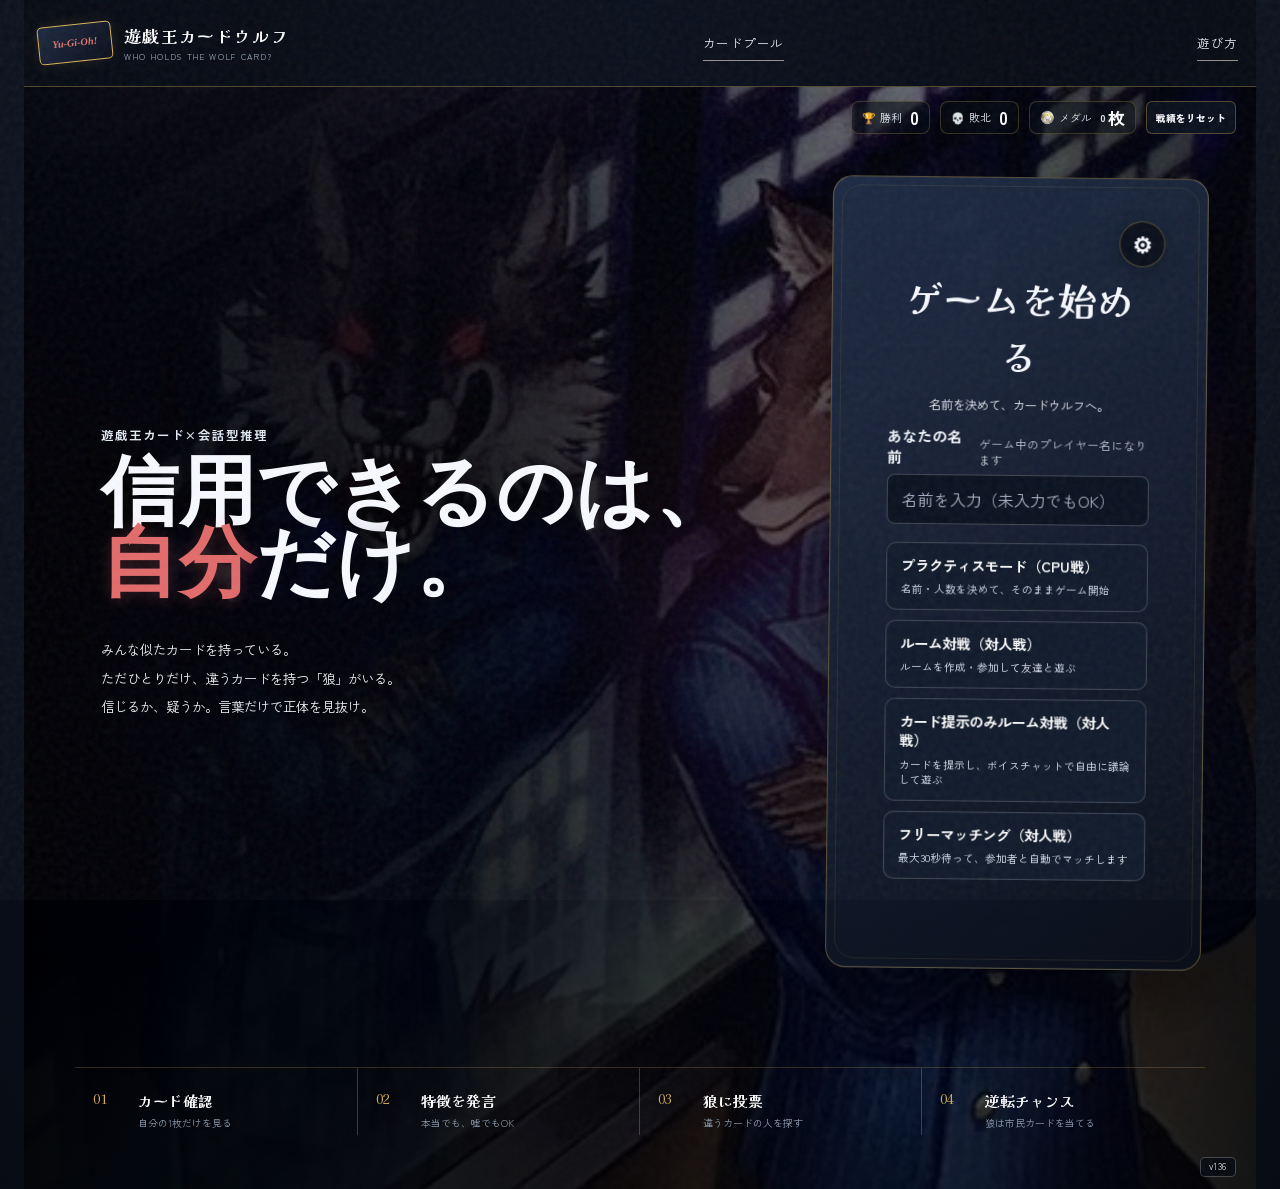
<file: index.html>
<!DOCTYPE html>
<html lang="ja" data-debug-mode="false">
<head>
    <script>document.documentElement.dataset.debugMode=new URLSearchParams(location.search).get("debug")==="1"?"true":"false";</script>
    <meta charset="UTF-8">
    <meta name="viewport" content="width=device-width, initial-scale=1.0">
    <meta name="theme-color" content="#111827">
    <meta name="description" content="遊戯王カードを使って狼カードを見つける会話型推理ゲーム「遊戯王カードウルフ」">
    <title>遊戯王カードウルフ | 会話型カード推理ゲーム</title>
    <link rel="preconnect" href="https://fonts.googleapis.com">
    <link rel="preconnect" href="https://fonts.gstatic.com" crossorigin>
    <link href="https://fonts.googleapis.com/css2?family=Kaisei+Decol:wght@500;700&family=Zen+Kaku+Gothic+New:wght@400;500;700&display=swap" rel="stylesheet">
    <link rel="stylesheet" href="styles.css?v=v136">
</head>
<body>
    <div class="grain" aria-hidden="true"></div>

    <header class="site-header ygo-header">
        <a class="brand" href="#" aria-label="遊戯王カードウルフ トップ">
            <span class="brand-mark ygo-mark" aria-hidden="true"><span>Yu-Gi-Oh!</span></span>
            <span class="brand-copy">
                <strong>遊戯王カードウルフ</strong>
                <small>WHO HOLDS THE WOLF CARD?</small>
            </span>
        </a>
        <button class="text-button" id="poolButton" type="button">カードプール</button>
        <button class="text-button" id="rulesButton" type="button">遊び方</button>
    </header>

    <main>
        <section class="setup-screen" id="setupScreen">
            <div class="hero-copy"><p class="hero-kicker">遊戯王カード×会話型推理</p>
                
                <h1><span class="hero-catch"><span class="catch-line-one">信用できるのは、</span><span class="catch-line-two"><span class="catch-self">自分</span>だけ。</span></span></h1>
                <p class="hero-lead">
                    みんな似たカードを持っている。<br>
                    ただひとりだけ、違うカードを持つ「狼」がいる。<br>
                    信じるか、疑うか。言葉だけで正体を見抜け。
                </p>
                <div class="hero-wolf-art" aria-hidden="true"><img src="assets/wolf-art.jpg" alt=""></div>
            </div>

            <div class="setup-card ygo-setup-card">
                <div class="setup-inner">
                    <h2>ゲームを始める</h2>
                    <p>名前を決めて、カードウルフへ。</p>

                    <div class="name-field">
                        <label for="playerName"><strong>あなたの名前</strong><span>ゲーム中のプレイヤー名になります</span></label>
                        <input id="playerName" type="text" maxlength="12" placeholder="名前を入力（未入力でもOK）" autocomplete="off">
                    </div>

                    <div class="mode-select" role="group" aria-label="ゲームモード">
                        <button class="mode-button practice-mode-button" id="soloModeButton" type="button" aria-label="プラクティスモード（CPU戦）">
                            <strong>プラクティスモード（CPU戦）</strong><span>名前・人数を決めて、そのままゲーム開始</span>
                        </button>
                        <button class="mode-button online-mode-button" id="onlineModeButton" type="button" aria-label="ルーム対戦（対人戦）">
                            <strong>ルーム対戦（対人戦）</strong><span>ルームを作成・参加して友達と遊ぶ</span>
                        </button>
                        <button class="mode-button voice-mode-button" id="voiceModeButton" type="button" aria-label="カード提示のみルーム対戦（対人戦）">
                            <strong>カード提示のみルーム対戦（対人戦）</strong><span>カードを提示し、ボイスチャットで自由に議論して遊ぶ</span>
                        </button>
                        <button class="mode-button free-match-mode-button" id="freeMatchButton" type="button" aria-label="フリーマッチング（対人戦）">
                            <strong>フリーマッチング（対人戦）</strong><span>最大30秒待って、参加者と自動でマッチします</span>
                        </button>
                    </div>

                    <div class="setup-actions">
                        <button class="settings-gear-button" id="advancedSettingsButton" type="button" aria-label="ルール設定を開く" title="ルール設定">
                            <span aria-hidden="true">⚙</span>
                            <span>ルール設定</span>
                        </button>
                    </div>
                </div>
            </div>

            <div class="setup-score setup-score-floating" aria-label="戦績">
                <div class="record-item"><span class="record-label"><span class="record-icon" aria-hidden="true">🏆</span>勝利</span><strong id="winCount">0</strong></div>
                <div class="record-item"><span class="record-label"><span class="record-icon" aria-hidden="true">💀</span>敗北</span><strong id="lossCount">0</strong></div>
                <div class="record-item"><span class="record-label"><img class="medal-icon" src="assets/medal-icon.png" alt="">メダル</span><strong><span id="medalCount">0</span>枚</strong></div>
                <button class="reset-score-button" id="resetScoreButton" type="button">戦績をリセット</button>
            </div>

            <span class="build-version" aria-label="ゲームバージョン v136">v136</span>


            <ol class="rule-strip" aria-label="ゲームの流れ">
                <li><span>01</span><strong>カード確認</strong><small>自分の1枚だけを見る</small></li>
                <li><span>02</span><strong>特徴を発言</strong><small>本当でも、嘘でもOK</small></li>
                <li><span>03</span><strong>狼に投票</strong><small>違うカードの人を探す</small></li>
                <li><span>04</span><strong>逆転チャンス</strong><small>狼は市民カードを当てる</small></li>
            </ol>
        </section>

        <section class="game-screen" id="gameScreen" hidden>
            <div class="game-heading">
                <div>
                    <p class="phase-label" id="phaseLabel">PHASE 1 / 特徴を話す</p>
                    <h1 id="phaseTitle">カードを確認しよう</h1>
                </div>
                <div class="game-heading-actions">
                    <div class="game-score" aria-label="戦績">
                        <div class="record-item"><span class="record-label"><span class="record-icon" aria-hidden="true">🏆</span>勝利</span><strong id="gameWinCount">0</strong></div>
                        <div class="record-item"><span class="record-label"><span class="record-icon" aria-hidden="true">💀</span>敗北</span><strong id="gameLossCount">0</strong></div>
                        <div class="record-item"><span class="record-label"><img class="medal-icon" src="assets/medal-icon.png" alt="">メダル</span><strong><span id="gameMedalCount">0</span>枚</strong></div>
                    </div>
                    <button class="text-button" id="restartButton" type="button">部屋を退出</button>
                </div>
            </div>

            <div class="game-layout">
                <div class="game-top-row">
                    <section class="your-card-panel" aria-labelledby="yourCardTitle">
                        <div class="panel-heading">
                            <div>
                                <p>YOUR CARD</p>
                                <h2 id="yourCardTitle">あなたのカード</h2>
                            </div>
                        </div>
                        <div class="playing-card" id="yourCard"></div>
                    </section>

                    <section class="table-panel player-talk-panel" aria-label="プレイヤーと発言内容">
                        <div class="table-felt">
                            <div class="deck-mark ygo-deck-mark" aria-hidden="true">
                                <span>✦</span>
                                <strong>Yu-Gi-Oh!<br>CARD WOLF</strong>
                                <span>✦</span>
                            </div>
                            <div class="players" id="players"></div>
                        </div>
                    </section>
                </div>

                <section class="action-panel" id="actionPanel" aria-live="polite"></section>
            </div>

            <section class="talk-log" aria-labelledby="talkLogTitle">
                <div class="log-heading">
                    <p id="talkLogTitle">TABLE TALK</p>
                    <span id="logCount">0 messages</span>
                </div>
                <div class="log-list" id="talkLog"></div>
            </section>
        </section>
    </main>


    <dialog class="rules-dialog online-dialog" id="onlineDialog">
        <button class="dialog-close" id="closeOnlineButton" type="button" aria-label="閉じる">×</button>
        <p class="step-label">ONLINE</p>
        <h2 id="onlineDialogTitle">オンラインモード</h2>
        <p class="dialog-note" id="onlineDialogNote">同じURLから参加し、ルームコードで同じゲームに入ります。最大8人。人間が3人未満ならCPUを自動追加します。</p>

        <div class="online-actions">
            <button class="primary-button compact" id="createRoomButton" type="button"><span>新しい部屋を作る</span><span>＋</span></button>
            <div class="join-room-row">
                <input id="roomCodeInput" maxlength="4" minlength="4" inputmode="text" autocomplete="off" placeholder="ルームコード">
                <button class="secondary-button" id="joinRoomButton" type="button">参加</button>
            </div>
        </div>

        <div class="online-lobby" id="onlineLobby" hidden>
            <div class="room-code-card">
                <span>ROOM CODE</span>
                <strong id="onlineRoomCode">----</strong>
                <small>このコードを友達に伝えてください</small>
            </div>
            <div class="online-lobby-head">
                <strong>参加メンバー</strong>
                <span id="onlineLobbyStatus">接続中…</span>
            </div>
            <div class="online-player-list" id="onlinePlayerList"></div>
            <div class="online-player-limit-setting" id="onlinePlayerLimitSettingRow" data-room-setting="max-players">
                <label for="onlineMaxPlayers"><strong>最大人数</strong><span>3〜8人から選択</span></label>
                <select id="onlineMaxPlayers">
                    <option value="3">3人</option>
                    <option value="4" selected>4人</option>
                    <option value="5">5人</option>
                    <option value="6">6人</option>
                    <option value="7">7人</option>
                    <option value="8">8人</option>
                </select>
            </div>
            <div class="online-cpu-setting" id="onlineCpuSettingRow">
                <label for="onlineCpuCount"><strong>CPU追加</strong><span>0人が基本。3人未満なら自動追加</span></label>
                <select id="onlineCpuCount">
                    <option value="0" selected>0人</option>
                    <option value="1">1人</option>
                    <option value="2">2人</option>
                    <option value="3">3人</option>
                </select>
            </div>
            <div class="online-voice-setting" id="onlineVoiceSettingRow" hidden>
                <label class="discussion-time-label" for="onlineDiscussionMinutes"><strong>議論時間</strong><select id="onlineDiscussionMinutes"><option value="60">1分</option><option value="120" selected>2分</option><option value="180">3分</option><option value="300">5分</option></select></label>
                <small class="voice-mode-note">ボイスチャットで自由に議論し、発言ボタンを使わずに遊びます。</small>
            </div>
            <button class="primary-button compact" id="onlineStartButton" type="button"><span>ホストがゲームを開始</span><span>→</span></button>
            <button class="text-button online-leave-button" id="leaveRoomButton" type="button">部屋を退出</button>
        </div>
    </dialog>

    <dialog class="rules-dialog settings-dialog" id="settingsDialog">
        <button class="dialog-close" id="closeSettingsButton" type="button" aria-label="閉じる">×</button>
        <p class="step-label">ADVANCED SETTINGS</p>
        <h2>ルール設定</h2>
        <p class="dialog-note">ゲームの追加設定はここで変更できます。</p>
        <div class="game-settings advanced-settings" aria-label="ルール設定">
            <div class="setting-row">
                <label for="practicePlayerCount"><strong>プラクティスモードの人数設定</strong><span>CPU戦で遊ぶ人数を3〜8人から選択します</span></label>
                <select id="practicePlayerCount">
                    <option value="3">3人</option>
                    <option value="4" selected>4人（おすすめ）</option>
                    <option value="5">5人</option>
                    <option value="6">6人</option>
                    <option value="7">7人</option>
                    <option value="8">8人</option>
                </select>
            </div>
            <div class="setting-row">
                <label for="cardPoolSize"><strong>カードプール選択</strong><span>上から選んだ種類数だけをゲームで使用します。カードプール画面では未使用カードを灰色で表示します。</span></label>
                <select id="cardPoolSize">
                    <option value="40">40種</option>
                    <option value="50">50種</option>
                    <option value="60">60種</option>
                    <option value="70">70種</option>
                    <option value="80">80種</option>
                    <option value="90">90種</option>
                    <option value="100" selected>100種</option>
                </select>
            </div>
            <div class="setting-row">
                <label for="speechCount"><strong>発言回数</strong><span>2回目は逆順、3回目は元の順に戻ります</span></label>
                <select id="speechCount">
                    <option value="3">3回</option>
                    <option value="2" selected>2回（おすすめ）</option>
                    <option value="1">1回</option>
                </select>
            </div>
            <div class="setting-row">
                <label for="liePenalty"><strong>狼の嘘ペナルティ</strong><span>嘘2回または曖昧＋嘘で逆転権なし</span></label>
                <input id="liePenalty" type="checkbox">
            </div>
            <div class="setting-row">
                <label for="noRevote"><strong>再投票をしない</strong><span>同票時も再投票せずランダム決定します</span></label>
                <input id="noRevote" type="checkbox">
            </div>
            <div class="setting-row">
                <label for="showLieCount"><strong>嘘の回数を表示</strong><span>チェックするとゲーム中に嘘の回数を表示します</span></label>
                <input id="showLieCount" type="checkbox">
            </div>
        </div>
        <button class="primary-button compact" id="closeSettingsButtonBottom" type="button">設定を閉じる</button>
    </dialog>

    <dialog class="rules-dialog" id="rulesDialog">
        <button class="dialog-close" id="closeRulesButton" type="button" aria-label="閉じる">×</button>
        <p class="step-label">HOW TO PLAY</p>
        <h2>遊び方</h2>
        <ol>
            <li><span>1</span><p>全員にカードが1枚ずつ配られます。1人だけが<strong>狼カード</strong>、残りは同じ<strong>市民カード</strong>です。自分のカードは見えますが、自分の役割は分かりません。</p></li>
            <li><span>2</span><p>設定した回数だけ、順番にカードの特徴を話します。2回設定では、2回目の発言順が逆になります。前の人と同じ特徴は選べません。</p></li>
            <li><span>3</span><p>全員の発言後、狼だと思う人へ投票します。最多票が市民なら狼の勝利です。</p></li>
            <li><span>4</span><p>最多票が狼なら逆転チャンス。ただし「狼の嘘ペナルティ」がONで、狼が嘘発言を2回するか、曖昧発言と嘘発言をそれぞれ1回すると逆転チャンスを失います。</p></li>
        </ol>
        <p class="dialog-note">同票の場合は、設定により最多票以外のプレイヤーが最多票者だけを対象に1回だけ再投票します。再投票しない設定では従来どおりランダム決定です。</p>
    </dialog>

    <dialog class="rules-dialog pool-dialog" id="poolDialog">
        <button class="dialog-close" id="closePoolButton" type="button" aria-label="閉じる">×</button>
        <p class="step-label">CARD POOL</p>
        <h2>使用カード <span id="poolCount">100</span>種</h2>
        <p class="dialog-note">現在のゲームで使用するカードです。灰色のカードは今回のゲームでは使用されません。</p>
        <div class="pool-grid" id="poolGrid"></div>
    </dialog>
    <script src="data/cards.js"></script>
    <script src="firebase-config.js?v=v136"></script>
    <script src="version-check.js?v=v136"></script>
    <script src="app.js?v=v136"></script>
    <script src="debug.js?v=v136"></script>
</body>
</html>
</file>
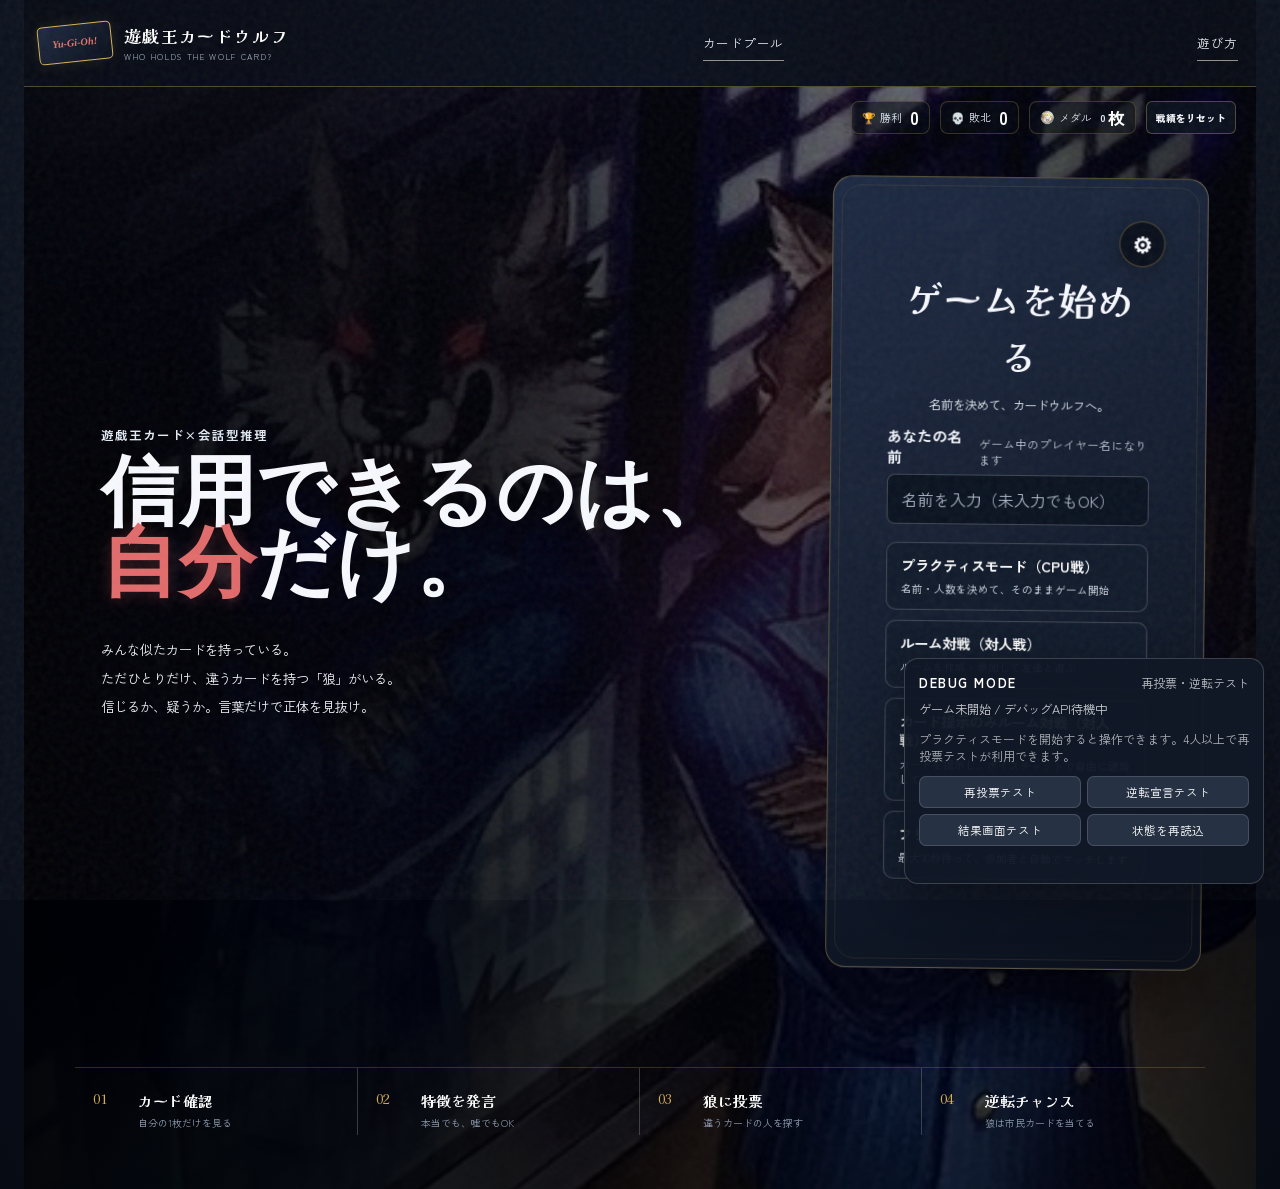
<file: debug.html>
<!doctype html><html lang="ja"><head><meta charset="utf-8"><meta name="viewport" content="width=device-width,initial-scale=1"><title>CardWolf Debug Launcher</title><script>location.replace("index.html?debug=1");</script></head><body><p>デバッグモードを起動しています…</p><p><a href="index.html?debug=1">起動できない場合はこちら</a></p></body></html>
</file>
<file: styles.css>
:root {
    --ink: #202722;
    --cream: #f2ead8;
    --paper: #fffaf0;
    --green: #173f35;
    --green-light: #2f6655;
    --red: #a93f35;
    --gold: #d5ad57;
    --line: rgba(242, 234, 216, 0.22);
    --shadow: 0 22px 60px rgba(8, 25, 20, 0.24);
}

* {
    box-sizing: border-box;
}

html {
    scroll-behavior: smooth;
}

body {
    min-width: 320px;
    min-height: 100vh;
    margin: 0;
    color: var(--cream);
    background:
        radial-gradient(circle at 16% 12%, rgba(64, 127, 103, 0.45), transparent 28rem),
        radial-gradient(circle at 86% 75%, rgba(97, 39, 34, 0.2), transparent 32rem),
        var(--green);
    font-family: "Zen Kaku Gothic New", sans-serif;
}

button,
select {
    font: inherit;
}

button,
a,
select {
    -webkit-tap-highlight-color: transparent;
}

button {
    color: inherit;
}

button:focus-visible,
a:focus-visible,
select:focus-visible {
    outline: 3px solid var(--gold);
    outline-offset: 4px;
}

[hidden] {
    display: none !important;
}

.grain {
    position: fixed;
    inset: 0;
    z-index: 50;
    pointer-events: none;
    opacity: 0.17;
    background-image: url("data:image/svg+xml,%3Csvg viewBox='0 0 180 180' xmlns='http://www.w3.org/2000/svg'%3E%3Cfilter id='n'%3E%3CfeTurbulence type='fractalNoise' baseFrequency='.8' numOctaves='4' stitchTiles='stitch'/%3E%3C/filter%3E%3Crect width='100%25' height='100%25' filter='url(%23n)' opacity='.35'/%3E%3C/svg%3E");
}

.site-header {
    position: relative;
    z-index: 10;
    display: flex;
    width: min(1440px, calc(100% - 48px));
    margin: 0 auto;
    padding: 24px 0;
    align-items: center;
    justify-content: space-between;
    border-bottom: 1px solid var(--line);
}

.brand {
    display: inline-flex;
    color: inherit;
    align-items: center;
    gap: 12px;
    text-decoration: none;
}

.brand-mark {
    position: relative;
    display: grid;
    width: 42px;
    height: 50px;
    border: 1px solid rgba(242, 234, 216, 0.65);
    border-radius: 5px;
    background: rgba(255, 250, 240, 0.08);
    place-items: center;
    transform: rotate(-6deg);
}

.brand-mark span {
    position: absolute;
    font-family: Georgia, serif;
    font-size: 1.05rem;
}

.brand-mark span:first-child {
    top: 5px;
    left: 7px;
}

.brand-mark span:last-child {
    right: 7px;
    bottom: 5px;
    color: #df766c;
    transform: rotate(180deg);
}

.brand-copy {
    display: grid;
}

.brand-copy strong {
    font-family: "Kaisei Decol", serif;
    font-size: 1.05rem;
    letter-spacing: 0.08em;
}

.brand-copy small {
    margin-top: 2px;
    color: rgba(242, 234, 216, 0.58);
    font-size: 0.52rem;
    letter-spacing: 0.2em;
}

.text-button {
    padding: 8px 0;
    border: 0;
    border-bottom: 1px solid rgba(242, 234, 216, 0.6);
    background: transparent;
    font-size: 0.78rem;
    letter-spacing: 0.12em;
    cursor: pointer;
}

main {
    position: relative;
    z-index: 1;
}

.setup-screen,
.game-screen {
    width: min(1440px, calc(100% - 48px));
    margin: 0 auto;
}

.setup-screen {
    display: grid;
    grid-template-columns: minmax(0, 1.15fr) minmax(360px, 0.65fr);
    min-height: calc(100vh - 99px);
    padding: clamp(56px, 9vh, 110px) 0 54px;
    gap: clamp(64px, 9vw, 150px);
    align-items: center;
}

.hero-copy {
    align-self: center;
    animation: rise 700ms cubic-bezier(.2, .8, .2, 1) both;
}

.kicker {
    display: flex;
    margin: 0 0 38px;
    color: rgba(242, 234, 216, 0.68);
    align-items: center;
    gap: 14px;
    font-size: 0.72rem;
    letter-spacing: 0.12em;
}

.kicker span {
    display: inline-block;
    padding: 6px 9px;
    border: 1px solid rgba(242, 234, 216, 0.38);
    color: var(--gold);
    font-size: 0.58rem;
}

.hero-copy h1 {
    margin: 0;
    font-family: "Kaisei Decol", serif;
    font-size: clamp(3.8rem, 7.5vw, 8.6rem);
    font-weight: 700;
    line-height: 0.98;
    letter-spacing: -0.075em;
}

.hero-copy h1 em {
    position: relative;
    color: var(--gold);
    font-style: normal;
}

.hero-copy h1 em::after {
    position: absolute;
    right: -0.08em;
    bottom: -0.05em;
    left: 0.03em;
    height: 0.08em;
    background: var(--red);
    content: "";
    transform: rotate(-2deg);
}

.hero-lead {
    max-width: 650px;
    margin: 36px 0 0;
    color: rgba(242, 234, 216, 0.72);
    font-size: clamp(0.84rem, 1vw, 1rem);
    line-height: 2.1;
}

.setup-card {
    position: relative;
    width: min(100%, 430px);
    min-height: 680px;
    margin-left: auto;
    padding: 14px;
    border-radius: 20px;
    color: var(--ink);
    background: var(--paper);
    box-shadow: 18px 22px 0 rgba(9, 28, 22, 0.34), var(--shadow);
    transform: rotate(2deg);
    animation: card-in 800ms 120ms cubic-bezier(.2, .8, .2, 1) both;
}

.setup-card::before {
    position: absolute;
    inset: 12px;
    border: 1px solid rgba(32, 39, 34, 0.18);
    border-radius: 12px;
    content: "";
}

.corner {
    position: absolute;
    z-index: 2;
    font-family: Georgia, serif;
    font-size: 2rem;
}

.corner-top {
    top: 25px;
    left: 29px;
}

.corner-bottom {
    right: 29px;
    bottom: 25px;
    transform: rotate(180deg);
}

.setup-inner {
    position: relative;
    z-index: 2;
    display: flex;
    min-height: 652px;
    padding: 78px 42px 60px;
    align-items: center;
    flex-direction: column;
    justify-content: center;
    text-align: center;
}

.step-label {
    margin: 0 0 13px;
    color: var(--red);
    font-size: 0.64rem;
    font-weight: 700;
    letter-spacing: 0.2em;
}

.setup-inner h2,
.rules-dialog h2 {
    margin: 0;
    font-family: "Kaisei Decol", serif;
    font-size: clamp(1.65rem, 3vw, 2.4rem);
}

.setup-inner > p:not(.step-label):not(.count-note) {
    margin: 14px 0 0;
    color: rgba(32, 39, 34, 0.62);
    font-size: 0.78rem;
}

.player-count {
    display: grid;
    grid-template-columns: 52px 1fr 52px;
    width: 100%;
    margin: 38px 0 8px;
    align-items: center;
}

.player-count output {
    font-family: "Kaisei Decol", serif;
    font-size: 5.7rem;
    font-weight: 700;
    line-height: 1;
}

.count-control {
    width: 48px;
    height: 48px;
    border: 1px solid rgba(32, 39, 34, 0.34);
    border-radius: 50%;
    background: transparent;
    font-size: 1.5rem;
    cursor: pointer;
    transition: color 160ms ease, background 160ms ease, transform 160ms ease;
}

.count-control:hover:not(:disabled) {
    color: var(--paper);
    background: var(--green);
    transform: scale(1.07);
}

.count-control:disabled {
    opacity: 0.22;
    cursor: not-allowed;
}

.count-note {
    margin: 0 0 36px;
    color: rgba(32, 39, 34, 0.48);
    font-size: 0.68rem;
}

.primary-button {
    display: flex;
    width: 100%;
    padding: 17px 20px;
    border: 1px solid var(--ink);
    border-radius: 3px;
    color: var(--paper);
    background: var(--ink);
    align-items: center;
    justify-content: space-between;
    font-weight: 700;
    cursor: pointer;
    box-shadow: 5px 5px 0 var(--gold);
    transition: transform 160ms ease, box-shadow 160ms ease, background 160ms ease;
}

.primary-button:hover {
    background: var(--red);
    transform: translate(-2px, -2px);
    box-shadow: 7px 7px 0 var(--gold);
}

.primary-button:active {
    transform: translate(4px, 4px);
    box-shadow: 1px 1px 0 var(--gold);
}

.primary-button.compact {
    max-width: 340px;
    margin-top: 24px;
}

.rule-strip {
    display: grid;
    grid-column: 1 / -1;
    grid-template-columns: repeat(4, 1fr);
    margin: 8px 0 0;
    padding: 0;
    border-top: 1px solid var(--line);
    list-style: none;
}

.rule-strip li {
    display: grid;
    padding: 22px 22px 5px 0;
    grid-template-columns: 42px 1fr;
    border-right: 1px solid var(--line);
}

.rule-strip li:last-child {
    border-right: 0;
}

.rule-strip span {
    grid-row: 1 / 3;
    color: var(--gold);
    font-family: "Kaisei Decol", serif;
    font-size: 0.78rem;
}

.rule-strip strong {
    font-family: "Kaisei Decol", serif;
    font-size: 0.92rem;
}

.rule-strip small {
    margin-top: 4px;
    color: rgba(242, 234, 216, 0.5);
    font-size: 0.62rem;
}

.game-screen {
    padding: 42px 0 80px;
    animation: rise 500ms ease both;
}

.game-heading {
    display: flex;
    margin-bottom: 28px;
    align-items: flex-end;
    justify-content: space-between;
}

.phase-label {
    margin: 0 0 8px;
    color: var(--gold);
    font-size: 0.64rem;
    font-weight: 700;
    letter-spacing: 0.2em;
}

.game-heading h1 {
    margin: 0;
    font-family: "Kaisei Decol", serif;
    font-size: clamp(2rem, 4vw, 4.2rem);
    line-height: 1.15;
}

.game-layout {
    display: grid;
    grid-template-columns: minmax(0, 1.2fr) minmax(360px, 0.8fr);
    gap: 24px;
    align-items: start;
}

.table-panel {
    min-width: 0;
    padding: 15px;
    border: 1px solid rgba(242, 234, 216, 0.24);
    border-radius: 42px;
    background: #113128;
    box-shadow: var(--shadow);
}

.table-felt {
    position: relative;
    min-height: 680px;
    padding: 34px;
    overflow: hidden;
    border: 1px solid rgba(213, 173, 87, 0.52);
    border-radius: 30px;
    background:
        radial-gradient(circle at center, rgba(255, 255, 255, 0.055), transparent 50%),
        repeating-linear-gradient(120deg, rgba(255, 255, 255, 0.018) 0 1px, transparent 1px 5px),
        #245747;
}

.table-felt::before {
    position: absolute;
    inset: 20%;
    border: 1px solid rgba(242, 234, 216, 0.13);
    border-radius: 50%;
    content: "";
}

.deck-mark {
    position: absolute;
    top: 50%;
    left: 50%;
    display: grid;
    width: 150px;
    height: 210px;
    border: 1px solid rgba(242, 234, 216, 0.15);
    border-radius: 10px;
    color: rgba(242, 234, 216, 0.15);
    place-items: center;
    text-align: center;
    transform: translate(-50%, -50%) rotate(-5deg);
}

.deck-mark::before {
    position: absolute;
    inset: 7px;
    border: 1px solid currentColor;
    border-radius: 6px;
    content: "";
}

.deck-mark span {
    position: absolute;
    font-family: Georgia, serif;
    font-size: 1.6rem;
}

.deck-mark span:first-child {
    top: 18px;
    left: 20px;
}

.deck-mark span:last-child {
    right: 20px;
    bottom: 18px;
    transform: rotate(180deg);
}

.deck-mark strong {
    font-family: "Kaisei Decol", serif;
    font-size: 1.2rem;
    letter-spacing: 0.12em;
}

.players {
    position: relative;
    z-index: 2;
    display: grid;
    grid-template-columns: repeat(2, minmax(0, 1fr));
    gap: 12px;
}

.player-seat {
    position: relative;
    display: grid;
    min-height: 98px;
    padding: 14px;
    border: 1px solid rgba(242, 234, 216, 0.18);
    border-radius: 8px;
    background: rgba(10, 40, 31, 0.62);
    grid-template-columns: 48px 1fr;
    gap: 13px;
    align-items: center;
    backdrop-filter: blur(8px);
    transition: border-color 200ms ease, background 200ms ease, transform 200ms ease;
}

.player-seat.is-you {
    border-color: rgba(213, 173, 87, 0.65);
}

.player-seat.is-current {
    border-color: var(--gold);
    background: rgba(213, 173, 87, 0.14);
    transform: translateY(-3px);
    animation: seat-pulse 1.6s ease-in-out infinite;
}

.player-seat.is-eliminated {
    border-color: #e37066;
    background: rgba(111, 31, 28, 0.52);
}

.avatar,
.mini-avatar {
    display: grid;
    border: 1px solid rgba(242, 234, 216, 0.38);
    border-radius: 50%;
    color: var(--gold);
    place-items: center;
    font-size: 0.62rem;
    font-weight: 700;
    letter-spacing: 0.08em;
}

.avatar {
    width: 48px;
    height: 48px;
}

.seat-copy {
    min-width: 0;
}

.seat-name {
    display: flex;
    align-items: center;
    gap: 8px;
}

.seat-name strong {
    font-family: "Kaisei Decol", serif;
    font-size: 0.92rem;
}

.seat-name span {
    padding: 2px 5px;
    border: 1px solid rgba(242, 234, 216, 0.2);
    color: rgba(242, 234, 216, 0.52);
    font-size: 0.48rem;
    letter-spacing: 0.08em;
}

.seat-copy p {
    margin: 7px 0 0;
    overflow: hidden;
    color: rgba(242, 234, 216, 0.64);
    font-size: 0.66rem;
    line-height: 1.5;
    text-overflow: ellipsis;
    white-space: nowrap;
}

.vote-count {
    position: absolute;
    top: -7px;
    right: -6px;
    padding: 5px 8px;
    border-radius: 20px;
    color: var(--ink);
    background: var(--gold);
    font-size: 0.6rem;
    font-weight: 700;
}

.role-reveal {
    position: absolute;
    right: 10px;
    bottom: 8px;
    padding: 3px 7px;
    border-radius: 2px;
    font-size: 0.58rem;
    font-weight: 700;
}

.role-reveal.wolf {
    color: #ffe9e6;
    background: var(--red);
}

.role-reveal.citizen {
    color: var(--green);
    background: var(--cream);
}

.play-panel {
    display: grid;
    min-width: 0;
    gap: 20px;
}

.your-card-panel,
.action-panel {
    padding: clamp(22px, 3vw, 34px);
    border-radius: 10px;
    color: var(--ink);
    background: var(--cream);
    box-shadow: var(--shadow);
}

.your-card-panel {
    display: grid;
    grid-template-columns: 1fr auto;
    gap: 12px 24px;
    align-items: center;
}

.panel-heading {
    grid-column: 1 / -1;
    display: flex;
    align-items: flex-start;
    justify-content: space-between;
}

.panel-heading p,
.action-heading > p,
.thinking-state p,
.wolf-reveal p,
.result-banner > p {
    margin: 0 0 5px;
    color: var(--red);
    font-size: 0.58rem;
    font-weight: 700;
    letter-spacing: 0.18em;
}

.panel-heading h2,
.action-heading h2,
.thinking-state h2,
.wolf-reveal h2,
.result-banner h2 {
    margin: 0;
    font-family: "Kaisei Decol", serif;
    font-size: clamp(1.2rem, 2vw, 1.7rem);
}

.secret-tag {
    padding: 5px 8px;
    border: 1px solid rgba(32, 39, 34, 0.24);
    font-size: 0.55rem;
    letter-spacing: 0.08em;
}

.playing-card {
    position: relative;
    display: grid;
    width: 112px;
    height: 156px;
    margin: 8px 0 0 8px;
    border: 1px solid rgba(32, 39, 34, 0.26);
    border-radius: 8px;
    background: var(--paper);
    box-shadow: 8px 9px 0 rgba(32, 39, 34, 0.13);
    place-items: center;
    animation: card-flip 620ms cubic-bezier(.2, .8, .2, 1) both;
}

.playing-card.red {
    color: var(--red);
}

.playing-card.black {
    color: var(--ink);
}

.card-symbol {
    font-family: Georgia, serif;
    font-size: 3.8rem;
}

.card-corner {
    position: absolute;
    display: grid;
    justify-items: center;
    line-height: 0.9;
}

.card-corner strong {
    font-family: Georgia, serif;
    font-size: 1rem;
}

.card-corner small {
    font-family: Georgia, serif;
    font-size: 0.9rem;
}

.card-corner.top {
    top: 9px;
    left: 10px;
}

.card-corner.bottom {
    right: 10px;
    bottom: 9px;
    transform: rotate(180deg);
}

.card-help {
    max-width: 220px;
    margin: 0;
    color: rgba(32, 39, 34, 0.56);
    font-size: 0.72rem;
    line-height: 1.7;
}

.action-panel {
    min-height: 300px;
    background: var(--paper);
}

.action-heading {
    margin-bottom: 22px;
}

.action-heading > span,
.thinking-state span,
.wolf-reveal span,
.result-banner > span {
    display: block;
    margin-top: 8px;
    color: rgba(32, 39, 34, 0.58);
    font-size: 0.7rem;
    line-height: 1.6;
}

.action-heading.danger > p {
    color: var(--red);
}

.choice-list,
.vote-grid {
    display: grid;
    gap: 8px;
}

.choice-button,
.vote-button {
    display: flex;
    width: 100%;
    border: 1px solid rgba(32, 39, 34, 0.18);
    color: var(--ink);
    background: transparent;
    align-items: center;
    text-align: left;
    cursor: pointer;
    transition: color 150ms ease, background 150ms ease, transform 150ms ease;
}

.choice-button {
    padding: 12px 14px;
    justify-content: space-between;
    font-size: 0.74rem;
}

.choice-button:hover,
.vote-button:hover {
    color: var(--paper);
    background: var(--green);
    transform: translateX(4px);
}

.vote-grid {
    grid-template-columns: repeat(2, minmax(0, 1fr));
}

.vote-button {
    padding: 10px;
    gap: 10px;
}

.mini-avatar {
    width: 38px;
    height: 38px;
    flex: 0 0 auto;
    border-color: rgba(32, 39, 34, 0.28);
    color: var(--red);
}

.vote-button:hover .mini-avatar {
    border-color: rgba(255, 250, 240, 0.55);
    color: var(--gold);
}

.vote-button > span:last-child {
    display: grid;
    min-width: 0;
}

.vote-button strong {
    font-family: "Kaisei Decol", serif;
    font-size: 0.76rem;
}

.vote-button small {
    margin-top: 2px;
    overflow: hidden;
    opacity: 0.58;
    font-size: 0.55rem;
    text-overflow: ellipsis;
    white-space: nowrap;
}

.thinking-state,
.wolf-reveal {
    display: flex;
    min-height: 230px;
    align-items: center;
    gap: 24px;
}

.thinking-card,
.wolf-eye {
    display: grid !important;
    width: 88px;
    height: 120px;
    margin: 0 !important;
    flex: 0 0 auto;
    border: 1px solid rgba(32, 39, 34, 0.28);
    border-radius: 7px;
    color: var(--paper) !important;
    background: var(--green);
    box-shadow: 7px 8px 0 var(--gold);
    place-items: center;
    font-family: "Kaisei Decol", serif;
    font-size: 2.5rem !important;
    animation: think 1.4s ease-in-out infinite;
}

.wolf-eye {
    background: var(--red);
    animation: none;
    transform: rotate(-4deg);
}

.guess-controls {
    display: grid;
    grid-template-columns: 1fr 1fr;
    margin-top: 22px;
    gap: 12px;
}

.guess-controls label {
    display: grid;
    color: rgba(32, 39, 34, 0.55);
    gap: 7px;
    font-size: 0.62rem;
    font-weight: 700;
    letter-spacing: 0.1em;
}

.guess-controls select {
    width: 100%;
    padding: 12px;
    border: 1px solid rgba(32, 39, 34, 0.28);
    border-radius: 0;
    color: var(--ink);
    background: var(--cream);
}

.result-banner {
    padding: 24px;
    border-left: 5px solid var(--gold);
    background: rgba(23, 63, 53, 0.07);
}

.result-banner.wolf-win {
    border-color: var(--red);
    background: rgba(169, 63, 53, 0.08);
}

.answer-cards {
    display: grid;
    grid-template-columns: 1fr 1fr;
    margin-top: 14px;
    gap: 10px;
}

.answer-cards div {
    display: grid;
    padding: 12px;
    border: 1px solid rgba(32, 39, 34, 0.16);
}

.answer-cards small {
    color: rgba(32, 39, 34, 0.5);
    font-size: 0.55rem;
}

.answer-cards strong {
    margin-top: 2px;
    font-family: "Kaisei Decol", serif;
    font-size: 1.3rem;
}

.talk-log {
    display: grid;
    grid-template-columns: 170px 1fr;
    margin-top: 24px;
    padding: 26px;
    border-top: 1px solid var(--line);
    border-bottom: 1px solid var(--line);
    gap: 30px;
}

.log-heading p {
    margin: 0;
    color: var(--gold);
    font-size: 0.62rem;
    font-weight: 700;
    letter-spacing: 0.18em;
}

.log-heading span {
    display: block;
    margin-top: 5px;
    color: rgba(242, 234, 216, 0.4);
    font-size: 0.6rem;
}

.log-list {
    display: grid;
    gap: 1px;
}

.empty-log {
    margin: 0;
    color: rgba(242, 234, 216, 0.42);
    font-size: 0.72rem;
}

.log-entry {
    display: grid;
    grid-template-columns: 34px 86px 1fr;
    padding: 10px 0;
    border-bottom: 1px solid rgba(242, 234, 216, 0.09);
    gap: 10px;
    align-items: baseline;
}

.log-entry > span {
    color: var(--gold);
    font-family: "Kaisei Decol", serif;
    font-size: 0.62rem;
}

.log-entry strong {
    font-size: 0.7rem;
}

.log-entry p {
    margin: 0;
    color: rgba(242, 234, 216, 0.66);
    font-size: 0.7rem;
}

.log-entry.system strong,
.log-entry.system p {
    color: #e9c879;
}

.rules-dialog {
    width: min(620px, calc(100% - 32px));
    padding: clamp(28px, 5vw, 54px);
    border: 0;
    border-radius: 10px;
    color: var(--ink);
    background: var(--paper);
    box-shadow: 18px 20px 0 rgba(8, 24, 19, 0.3);
}

.rules-dialog::backdrop {
    background: rgba(7, 22, 17, 0.75);
    backdrop-filter: blur(5px);
}

.dialog-close {
    position: absolute;
    top: 18px;
    right: 18px;
    width: 36px;
    height: 36px;
    border: 1px solid rgba(32, 39, 34, 0.25);
    border-radius: 50%;
    color: var(--ink);
    background: transparent;
    cursor: pointer;
}

.rules-dialog ol {
    display: grid;
    margin: 30px 0 0;
    padding: 0;
    gap: 16px;
    list-style: none;
}

.rules-dialog li {
    display: grid;
    grid-template-columns: 34px 1fr;
    gap: 14px;
}

.rules-dialog li > span {
    display: grid;
    width: 32px;
    height: 32px;
    border-radius: 50%;
    color: var(--paper);
    background: var(--green);
    place-items: center;
    font-family: "Kaisei Decol", serif;
    font-size: 0.76rem;
}

.rules-dialog li p {
    margin: 3px 0 0;
    color: rgba(32, 39, 34, 0.72);
    font-size: 0.78rem;
    line-height: 1.8;
}

.dialog-note {
    margin: 26px 0 0;
    padding: 12px 14px;
    color: rgba(32, 39, 34, 0.58);
    background: var(--cream);
    font-size: 0.68rem;
}

@keyframes rise {
    from { opacity: 0; transform: translateY(24px); }
    to { opacity: 1; transform: translateY(0); }
}

@keyframes card-in {
    from { opacity: 0; transform: translateY(30px) rotate(7deg); }
    to { opacity: 1; transform: translateY(0) rotate(2deg); }
}

@keyframes card-flip {
    from { opacity: 0; transform: rotateY(90deg) translateY(8px); }
    to { opacity: 1; transform: rotateY(0) translateY(0); }
}

@keyframes think {
    50% { transform: translateY(-6px) rotate(3deg); }
}

@keyframes seat-pulse {
    50% { box-shadow: 0 0 0 4px rgba(213, 173, 87, 0.12); }
}

@media (max-width: 1040px) {
    .setup-screen {
        grid-template-columns: 1fr minmax(330px, 0.7fr);
        gap: 50px;
    }

    .game-layout {
        grid-template-columns: 1fr;
    }

    .play-panel {
        grid-template-columns: minmax(280px, 0.7fr) minmax(0, 1.3fr);
        align-items: stretch;
    }

    .action-panel {
        min-height: 100%;
    }
}

@media (max-width: 760px) {
    .site-header,
    .setup-screen,
    .game-screen {
        width: min(100% - 28px, 1440px);
    }

    .brand-copy small {
        display: none;
    }

    .setup-screen {
        grid-template-columns: 1fr;
        padding-top: 48px;
        gap: 54px;
    }

    .hero-copy h1 {
        font-size: clamp(3.5rem, 17vw, 6rem);
    }

    .hero-lead br {
        display: none;
    }

    .setup-card {
        width: min(92%, 430px);
        margin: 0 auto;
        min-height: 680px;
    }

    .setup-inner {
        min-height: 652px;
        padding-right: 28px;
        padding-left: 28px;
    }

    .rule-strip {
        grid-template-columns: 1fr 1fr;
    }

    .rule-strip li:nth-child(2) {
        border-right: 0;
    }

    .game-screen {
        padding-top: 28px;
    }

    .table-panel {
        padding: 8px;
        border-radius: 24px;
    }

    .table-felt {
        min-height: 0;
        padding: 18px;
        border-radius: 17px;
    }

    .table-felt::before,
    .deck-mark {
        display: none;
    }

    .players {
        grid-template-columns: 1fr;
    }

    .player-seat {
        min-height: 84px;
    }

    .play-panel {
        grid-template-columns: 1fr;
    }

    .talk-log {
        grid-template-columns: 1fr;
        padding: 22px 4px;
        gap: 18px;
    }

    .log-entry {
        grid-template-columns: 28px 70px 1fr;
    }
}

@media (max-width: 440px) {
    .kicker {
        align-items: flex-start;
        flex-direction: column;
        gap: 8px;
    }

    .rule-strip {
        grid-template-columns: 1fr;
    }

    .rule-strip li {
        border-right: 0;
    }

    .game-heading {
        align-items: flex-start;
        gap: 15px;
    }

    .game-heading .text-button {
        flex: 0 0 auto;
    }

    .your-card-panel {
        grid-template-columns: auto 1fr;
    }

    .playing-card {
        width: 96px;
        height: 136px;
        margin-left: 0;
    }

    .vote-grid,
    .guess-controls {
        grid-template-columns: 1fr;
    }

    .log-entry {
        grid-template-columns: 28px 1fr;
    }

    .log-entry p {
        grid-column: 2;
    }
}

@media (prefers-reduced-motion: reduce) {
    *,
    *::before,
    *::after {
        scroll-behavior: auto !important;
        animation-duration: 0.01ms !important;
        animation-iteration-count: 1 !important;
        transition-duration: 0.01ms !important;
    }
}

/* Yu-Gi-Oh! card presentation */
.ygo-card-face{width:100%;height:100%;display:flex;align-items:center;justify-content:center;overflow:hidden;border-radius:10px;background:#171717}
.ygo-card-face img{display:block;width:100%;height:100%;object-fit:contain}
.playing-card.ygo{width:190px;height:275px;padding:0;border-radius:12px;overflow:hidden;background:#101010;box-shadow:0 20px 40px rgba(0,0,0,.28)}
.playing-card.ygo .ygo-card-face img{width:100%;height:100%;object-fit:contain}
.player-seat .ygo-thumb{width:48px;height:70px;border-radius:5px;object-fit:contain;background:#111;box-shadow:0 4px 12px rgba(0,0,0,.15)}
.pool-grid{display:grid;grid-template-columns:repeat(auto-fill,minmax(110px,1fr));gap:12px;margin-top:18px;max-height:65vh;overflow:auto;padding-right:4px}
.pool-card{background:rgba(0,0,0,.05);border-radius:10px;padding:7px;text-align:center}
.pool-card img{width:100%;aspect-ratio:0.69;object-fit:contain;border-radius:6px;background:#111}
.pool-card small{display:block;margin-top:6px;font-size:.72rem;line-height:1.25}
.guess-card-grid{display:grid;grid-template-columns:repeat(auto-fill,minmax(90px,1fr));gap:10px;max-height:42vh;overflow:auto;margin:12px 0}
.guess-card-button{border:1px solid rgba(0,0,0,.12);background:#fff;border-radius:8px;padding:5px;cursor:pointer}
.guess-card-button img{width:100%;aspect-ratio:.69;object-fit:contain}
.guess-card-button span{display:block;font-size:.68rem;margin-top:4px}.guess-card-button small{display:block;font-size:.58rem;line-height:1.25;margin-top:2px;color:#555}

/* v7 visual refresh */
body{background:radial-gradient(circle at 50% -20%,rgba(95,70,180,.16),transparent 38%),#0f1014;color:#f5f5f7}
.brand-title,.hero-title{letter-spacing:.04em}
.setup-card{border:1px solid rgba(255,255,255,.10);box-shadow:0 24px 80px rgba(0,0,0,.28)}
.ygo-card-face{background:#111;min-height:0}
.playing-card.ygo{width:210px;height:auto;min-height:300px;padding:0 0 10px;display:flex;flex-direction:column}
.playing-card.ygo .ygo-card-face{height:285px;flex:none}
.your-card-meta{padding:9px 10px 0;text-align:left}
.card-name-jp{font-weight:800;font-size:.95rem;line-height:1.2;color:#fff}
.card-name-en{font-size:.62rem;line-height:1.2;opacity:.55;margin-top:2px}
.card-info-ja{font-size:.66rem;line-height:1.3;opacity:.78;margin-top:4px}
.card-stats{font-size:.74rem;font-weight:800;margin-top:3px;color:#f0c86b}
.pool-dialog{max-width:920px}
.pool-grid{grid-template-columns:repeat(auto-fill,minmax(135px,1fr));gap:10px}
.pool-card{padding:7px;background:rgba(255,255,255,.055);border:1px solid rgba(255,255,255,.08)}
.pool-card img{aspect-ratio:.69;max-height:180px}
.pool-card .card-name-jp{font-size:.78rem}
.pool-card .card-name-en{font-size:.55rem}
.pool-card .card-info-ja,.pool-card .card-stats{font-size:.58rem}
.answer-cards{display:grid;grid-template-columns:repeat(2,minmax(0,1fr));gap:16px}
.answer-cards>div{display:grid;grid-template-columns:82px 1fr;grid-template-rows:auto auto;column-gap:10px;align-items:center;background:rgba(255,255,255,.05);padding:10px;border-radius:12px}
.answer-cards img{grid-row:1/3;width:82px;height:116px;object-fit:contain}
.answer-cards small{opacity:.65}
.answer-cards strong{font-size:.9rem}
.answer-cards em{font-style:normal;font-size:.68rem;opacity:.72}
.action-heading h2,.result-banner h2,.wolf-reveal h2{font-size:clamp(1.25rem,2.2vw,1.8rem);color:#fff}
.action-heading span,.result-banner span,.wolf-reveal span{font-size:.9rem;color:rgba(255,255,255,.78)}
.result-banner{background:rgba(255,255,255,.07);border:1px solid rgba(255,255,255,.14);padding:18px;border-radius:14px}
.result-banner p{font-weight:900;letter-spacing:.1em;color:#f0c86b}
.wolf-reveal{background:rgba(150,40,50,.16);border:1px solid rgba(230,100,110,.3);padding:16px;border-radius:14px}
.wolf-reveal p{font-weight:900;color:#ff9a9a;letter-spacing:.08em}
.choice-button,.vote-button,.primary-button{font-size:.95rem}
@media(max-width:700px){.answer-cards{grid-template-columns:1fr}.playing-card.ygo{width:180px}.playing-card.ygo .ygo-card-face{height:245px}}

/* v8 Yu-Gi-Oh themed shell */
:root{--ygo-gold:#d9b45b;--ygo-blue:#16243b;--ygo-deep:#070b14;--ygo-panel:#111a2b;--ygo-line:rgba(217,180,91,.35)}
body{background:radial-gradient(ellipse at 50% 0%,#263b63 0,#111827 38%,#070b14 100%);color:#f6f7fb;min-height:100vh}
body:before{content:"";position:fixed;inset:0;pointer-events:none;background:linear-gradient(115deg,transparent 0 48%,rgba(217,180,91,.035) 49% 51%,transparent 52%),linear-gradient(65deg,transparent 0 48%,rgba(255,255,255,.02) 49% 51%,transparent 52%);background-size:48px 48px;opacity:.55}
.site-header.ygo-header{background:rgba(7,11,20,.88);border-bottom:1px solid var(--ygo-line);backdrop-filter:blur(12px)}
.ygo-mark{width:74px;height:38px;border:1px solid var(--ygo-gold);border-radius:5px;background:linear-gradient(135deg,#1d2940,#0a0f1c);display:grid;place-items:center;box-shadow:0 0 16px rgba(217,180,91,.12)}
.ygo-mark span{font-family:Georgia,serif;font-size:.64rem;font-weight:800;color:var(--ygo-gold);font-style:italic}
.brand-copy strong{color:#fff}.brand-copy small{color:#aab5c9}
.text-button{color:#e9edf5}.text-button:hover{color:var(--ygo-gold)}
.setup-screen{position:relative}.hero-copy .kicker{color:#b9c4d7}.hero-copy .kicker span{color:var(--ygo-gold);border-color:var(--ygo-line)}
.hero-copy h1{font-family:Georgia,"Times New Roman",serif;text-shadow:0 4px 30px rgba(0,0,0,.4)}
.hero-copy h1 em{color:var(--ygo-gold);font-style:normal}
.hero-lead{color:#c5cedc}
.ygo-setup-card{background:linear-gradient(145deg,rgba(28,42,68,.96),rgba(9,14,25,.98));border:1px solid var(--ygo-line);box-shadow:0 22px 70px rgba(0,0,0,.42),inset 0 0 0 1px rgba(255,255,255,.03)}
.ygo-setup-card:after{content:"";position:absolute;inset:8px;border:1px solid rgba(217,180,91,.11);border-radius:inherit;pointer-events:none}
.corner{color:var(--ygo-gold)!important}.setup-inner h2{color:#fff}.setup-inner>p{color:#b6c0d0}.step-label{color:var(--ygo-gold)!important}
.count-note{color:#8e9bb0!important}
.primary-button{background:linear-gradient(135deg,#c99e42,#efd47c);color:#111827;border:1px solid #f6df9b;box-shadow:0 8px 24px rgba(217,180,91,.2);font-weight:900}
.primary-button:hover{filter:brightness(1.06);transform:translateY(-1px)}
.player-count{border-color:var(--ygo-line);background:#0b1220}.count-control{color:#e9d28b}.player-count output{color:#fff}
.ygo-feature-strip{display:flex;justify-content:center;gap:8px;flex-wrap:wrap;margin:22px auto 0;max-width:760px}.ygo-feature-strip span{font-size:.68rem;letter-spacing:.14em;color:#b8c5d8;border:1px solid rgba(255,255,255,.1);padding:6px 10px;border-radius:4px;background:rgba(10,15,27,.5)}
.rule-strip{border-top-color:rgba(217,180,91,.22)}.rule-strip li{color:#c1ccdc}.rule-strip strong{color:#fff}.rule-strip small{color:#8996aa}
.game-heading h1,.panel-heading h2{color:#fff}.game-heading{border-bottom-color:var(--ygo-line)}
.table-felt{background:radial-gradient(circle,#243d5c,#101a2b 62%,#09101c);border:1px solid rgba(217,180,91,.22);box-shadow:inset 0 0 80px rgba(0,0,0,.3)}
.ygo-deck-mark{color:var(--ygo-gold);border-color:rgba(217,180,91,.35);background:rgba(7,12,22,.52)}
.ygo-deck-mark strong{font-family:Georgia,serif;color:#e9d28b;letter-spacing:.04em}
.play-panel,.talk-log,.your-card-panel,.action-panel{background:rgba(10,16,28,.84);border-color:rgba(255,255,255,.09)}
.playing-card.ygo{background:linear-gradient(145deg,#121a2a,#080d17);border-color:var(--ygo-line);box-shadow:0 12px 35px rgba(0,0,0,.35)}
.card-name-jp{color:#fff}.card-name-en{color:#9aa7bb}.card-info-ja{color:#c2cbd9}.card-stats{color:#efd27a}
.rules-dialog,.pool-dialog{background:#101827;color:#edf2f9;border:1px solid var(--ygo-line);box-shadow:0 30px 100px rgba(0,0,0,.65)}
.rules-dialog h2,.pool-dialog h2{color:#fff}.dialog-note{color:#aab5c7}.rules-dialog li p{color:#c3cbd8}.rules-dialog li span{background:#26364f;color:#efd27a}
.pool-card{background:#0b1220;border-color:rgba(217,180,91,.16)}
.action-heading h2,.result-banner h2,.wolf-reveal h2{color:#fff}.action-heading span,.result-banner span,.wolf-reveal span{color:#b9c4d4}
.choice-button,.vote-button{background:#17243a;border-color:rgba(217,180,91,.18);color:#f4f6fa}.choice-button:hover,.vote-button:hover{border-color:var(--ygo-gold);background:#1d2d48}
.result-banner{background:linear-gradient(145deg,#17243a,#0d1422);border-color:var(--ygo-line)}
.result-banner p{color:#efd27a}.wolf-reveal{background:linear-gradient(145deg,#321d29,#171522);border-color:rgba(239,120,130,.35)}
.wolf-reveal p{color:#ffabb2}.log-entry{border-bottom-color:rgba(255,255,255,.08)}.log-entry p{color:#c8d0dc}.empty-log{color:#7f8ca0}
@media(max-width:700px){.ygo-mark{width:62px}.brand-copy strong{font-size:.82rem}.ygo-feature-strip{margin-top:16px}.rule-strip{display:none}}

/* v9 readability + game settings */
.game-settings{width:100%;margin:4px 0 26px;padding:12px 0;border-top:1px solid rgba(32,39,34,.12);border-bottom:1px solid rgba(32,39,34,.12);display:grid;gap:10px;text-align:left}
.setting-row{display:grid;grid-template-columns:1fr auto;gap:12px;align-items:center}
.setting-row label{display:grid;gap:2px;cursor:pointer}
.setting-row label strong{font-size:.73rem;color:var(--ink)}
.setting-row label span{font-size:.58rem;color:rgba(32,39,34,.52)}
.setting-row select{min-width:128px;padding:8px;border:1px solid rgba(32,39,34,.24);background:var(--paper);color:var(--ink);font-size:.65rem}
.setting-row input{width:20px;height:20px;accent-color:var(--red);cursor:pointer}
.your-card-panel{color:#151a17}
.your-card-panel .panel-heading h2,.your-card-panel .card-name-jp,.your-card-panel .card-stats{color:#151a17}
.your-card-panel .card-name-en,.your-card-panel .card-info-ja{color:#3b433f;opacity:1}
.your-card-panel .card-help{color:#3b433f}
.answer-cards div{background:#fffaf0;color:#151a17}
.answer-cards small,.answer-cards strong,.answer-cards em{color:#151a17!important;opacity:1}
.answer-cards small{font-weight:700}
.result-banner span{color:#222a26!important;opacity:1}
.result-banner p,.result-banner h2{color:#151a17!important}
.result-banner.wolf-win p,.result-banner.wolf-win h2{color:#7e211c!important}
.lie-count{position:absolute;right:10px;top:8px;padding:3px 7px;border-radius:12px;background:#a93f35;color:#fff3ef;font-size:.55rem;font-weight:700}
.action-heading>span{color:#29312d!important;opacity:1}
.vote-button small{color:#3b433f!important;opacity:1}
.guess-card-button span{color:#151a17!important;background:#fffaf0}
@media(max-width:700px){.setting-row{grid-template-columns:1fr auto}.setting-row select{min-width:112px}.game-settings{margin-bottom:18px}}
/* v10 accessibility + reliable interaction fixes */
body, .game-screen, .play-panel, .talk-log, .table-panel { color:#f7f9ff !important; }
.panel-heading h2, .panel-heading p, .card-help, .action-heading h2, .action-heading p, .action-heading > span,
.game-heading h1, .game-heading p, .phase-label, .phase-title, .log-heading p, .log-heading span,
.seat-name strong, .seat-name span, .seat-copy p, .player-clues p, .player-clues b,
.result-banner h2, .result-banner span, .wolf-reveal h2, .wolf-reveal span,
.vote-button strong, .vote-button small, .choice-button, .choice-button span { color:#f7f9ff !important; opacity:1 !important; }
.your-card-panel { background:#0b1220 !important; color:#f7f9ff !important; }
.your-card-panel .panel-heading h2, .your-card-panel .card-name-jp, .your-card-panel .card-stats,
.your-card-panel .card-name-en, .your-card-panel .card-info-ja, .your-card-panel .card-help { color:#f7f9ff !important; }
.your-card-panel .card-stats { color:#ffe08a !important; }
.result-banner, .answer-cards div { color:#f7f9ff !important; }
.result-banner p, .result-banner h2, .result-banner span,
.answer-cards small, .answer-cards strong, .answer-cards em { color:#f7f9ff !important; opacity:1 !important; }
.answer-cards div { background:#18243a !important; border:1px solid rgba(255,255,255,.16); }
.action-heading > span { color:#dbe5f5 !important; }
.log-entry p, .log-entry strong { color:#f7f9ff !important; }
.empty-log, .muted { color:#aebbd0 !important; }
.player-clues { display:flex; flex-direction:column; gap:3px; }
.player-clues p { margin:0; line-height:1.35; }
.player-clues b { color:#ffe08a !important; }
.talk-log .log-list { max-height:none !important; overflow:visible !important; }
.choice-button:disabled, .vote-button:disabled, .primary-button:disabled { opacity:.45; cursor:wait; pointer-events:none; }
.choice-button, .vote-button, .primary-button { color:#fff !important; }

/* v11 readability */
.v11-setting,.v11-setting span,.setup-card label,.setup-card .setting-label,.setup-card .option-label{
  color:#f5f7fb !important;
}
.v11-setting{display:flex;align-items:center;gap:8px;margin-top:12px;font-weight:700}
.v11-setting input{accent-color:#d9b85a}
.v11-vote-summary{
  margin-top:18px;padding:14px 16px;border-radius:14px;
  background:rgba(255,255,255,.08);border:1px solid rgba(255,255,255,.18);
  color:#f7f8fb;box-shadow:0 10px 30px rgba(0,0,0,.18)
}
.v11-vote-title{font-weight:900;font-size:1rem;margin-bottom:8px;color:#fff}
.v11-vote-summary .vote-row{display:flex;justify-content:space-between;gap:12px;padding:7px 0;border-bottom:1px solid rgba(255,255,255,.09);color:#f4f6fa}
.v11-vote-summary .vote-row:last-child{border-bottom:0}
.v11-vote-count{font-weight:900;color:#f0c86b}

/* v12: high-contrast settings and vote totals */
.game-settings .setting-row,
.game-settings .setting-row label,
.game-settings .setting-row label strong,
.game-settings .setting-row label span{
  color:#f7f9fc !important;
}
.game-settings .setting-row label strong{font-weight:900;}
.game-settings .setting-row label span{opacity:.82;}
.game-settings select{color:#fff;background:#1a1c23;border-color:rgba(255,255,255,.25);}
.vote-summary-panel{
  margin:0 0 20px;padding:16px 18px;border-radius:14px;
  background:rgba(255,255,255,.08);
  border:1px solid rgba(255,255,255,.20);
  color:#fff;
}
.vote-summary-panel h3{margin:0 0 4px;color:#fff;font-size:1.1rem;}
.vote-summary-panel p{margin:0 0 8px;color:#e9edf3;font-size:.82rem;}
.vote-summary-panel .vote-row{
  display:flex;justify-content:space-between;align-items:center;
  padding:7px 2px;border-bottom:1px solid rgba(255,255,255,.10);
  color:#f8f9fb;
}
.vote-summary-panel .vote-row:last-child{border-bottom:0;}
.vote-summary-panel .vote-row strong{color:#f0d37a;font-size:1rem;}

/* v13 */
.ambiguous-choice{border-color:rgba(255,220,120,.85)!important;background:linear-gradient(90deg,rgba(255,205,70,.16),rgba(255,255,255,.06))!important;color:#fff7cf!important;box-shadow:0 0 0 1px rgba(255,220,120,.12) inset}
.ambiguous-choice span:last-child{color:#ffe58a;font-weight:900}
.player-seat{position:relative}
.vote-badge{position:absolute;right:12px;top:10px;background:rgba(255,255,255,.14);border:1px solid rgba(255,255,255,.28);color:#fff;font-weight:900;padding:4px 9px;border-radius:999px;font-size:.78rem}

/* v14 CPU thinking visibility */
.cpu-thinking,.thinking,.status-thinking{color:#fff !important;opacity:1 !important;visibility:visible !important;}

/* v15: high-contrast text and CPU thinking */
.setup-card, .setup-card * { color:#f7f9ff !important; }
.setup-card .setting-row label span, .setting-row label span, .setting-row select { color:#f7f9ff !important; }
.setting-row select { background:#172238 !important; border-color:rgba(255,255,255,.25) !important; }
.thinking-state, .thinking-state *, .thinking-text, .muted.thinking-text { color:#f7f9ff !important; opacity:1 !important; }
.thinking-state h2 { color:#ffffff !important; }
.thinking-state span { color:#dce6f5 !important; }
.player-clues .thinking-text { color:#f7f9ff !important; font-weight:700; }
.choice-button.ambiguous-choice { color:#fff3a6 !important; border-color:rgba(255,226,110,.75) !important; background:rgba(185,145,20,.16) !important; }
.choice-button.ambiguous-choice span { color:#fff3a6 !important; }

/* v16 result player cards: keep second clue clear of revealed card name */
.player-seat.is-reveal{
  min-height:138px !important;
  padding-bottom:42px !important;
}
.player-seat.is-reveal .player-clues p{
  white-space:normal !important;
  overflow:visible !important;
  text-overflow:clip !important;
  line-height:1.55 !important;
}
.player-seat.is-reveal .seat-copy{
  padding-right:8px;
}
.player-seat.is-reveal .role-reveal{
  right:10px !important;
  bottom:10px !important;
  max-width:calc(100% - 20px);
  white-space:nowrap;
}
.player-seat.is-reveal .vote-badge{
  right:10px !important;
  top:10px !important;
}
@media (max-width:760px){
  .player-seat.is-reveal{min-height:152px !important;padding-bottom:48px !important;}
  .player-seat.is-reveal .role-reveal{font-size:.62rem !important;}
}

/* v17 readability */
.thinking,.cpu-thinking,.status-thinking,.player-status,.speech-status{
  color:#ffffff !important;
  text-shadow:0 1px 3px rgba(0,0,0,.85);
}

/* v18: revamped setup screen */
.setup-screen{
  position:relative;
  isolation:isolate;
  overflow:hidden;
  min-height:calc(100vh - 80px);
}
.setup-screen::before{
  content:"";
  position:absolute;
  z-index:-3;
  inset:0;
  background:
    linear-gradient(90deg,rgba(3,6,13,.96) 0%,rgba(5,8,16,.82) 38%,rgba(5,8,16,.48) 72%,rgba(5,8,16,.88) 100%),
    url("assets/wolf-art.jpg") center right/cover no-repeat;
  filter:saturate(.88) contrast(1.05);
  transform:scale(1.04);
}
.setup-screen::after{
  content:"";
  position:absolute;
  z-index:-2;
  inset:0;
  background:radial-gradient(circle at 72% 42%,rgba(130,34,48,.22),transparent 34%),linear-gradient(180deg,rgba(0,0,0,.08),rgba(0,0,0,.48));
  pointer-events:none;
}
.hero-copy{position:relative;z-index:1}
.hero-copy h1{font-size:clamp(2.8rem,6vw,5.8rem);line-height:1.02;letter-spacing:.01em}
.hero-catch{display:inline-block;text-shadow:0 5px 28px rgba(0,0,0,.72)}
.hero-wolf-art{display:none}
.setup-card{position:relative;z-index:2}
.name-field{display:grid;gap:7px;margin:12px 0 18px;text-align:left}
.name-field label{display:flex;justify-content:space-between;gap:12px;align-items:end;color:#fff!important}
.name-field label strong{font-size:.92rem}
.name-field label span{font-size:.72rem;color:#dce3ee!important;opacity:.88}
.name-field input{width:100%;box-sizing:border-box;padding:12px 14px;border-radius:8px;border:1px solid rgba(255,255,255,.22);background:#0a1220;color:#fff;font:inherit;outline:none}
.name-field input::placeholder{color:#aeb8c8}
.name-field input:focus{border-color:var(--ygo-gold);box-shadow:0 0 0 3px rgba(217,180,91,.12)}
.setup-score{display:flex;justify-content:center;gap:10px;margin:4px 0 14px}
.setup-score>div{min-width:92px;padding:9px 12px;border:1px solid rgba(255,255,255,.14);border-radius:8px;background:rgba(4,9,18,.58);display:flex;align-items:baseline;justify-content:center;gap:8px}
.setup-score span{color:#d8e0eb;font-size:.78rem}.setup-score strong{color:#fff;font-size:1.35rem}
.setup-actions{display:flex;gap:9px;margin:0 0 12px}
.secondary-button{flex:1;padding:10px 12px;border-radius:7px;border:1px solid rgba(217,180,91,.28);background:rgba(15,25,42,.82);color:#fff;font-weight:800;cursor:pointer}
.secondary-button:hover{background:#1b2b45;border-color:var(--ygo-gold)}
.reset-score-button{border-color:rgba(255,255,255,.16);color:#eef3fa}
.settings-dialog{max-width:640px}
.advanced-settings{margin-top:18px;border:1px solid rgba(255,255,255,.12);padding:14px;border-radius:10px;background:rgba(5,11,21,.58)}
.advanced-settings .setting-row label{color:#fff!important}.advanced-settings .setting-row label span{color:#dfe6ef!important}

/* v18: clearer setup text */
.hero-copy .hero-lead{color:#f0f4f9!important;text-shadow:0 2px 14px rgba(0,0,0,.72)}
.setup-inner>p:not(.step-label){color:#eef3f9!important}

@media(max-width:900px){
  .setup-screen::before{background:linear-gradient(90deg,rgba(3,6,13,.93),rgba(5,8,16,.72)),url("assets/wolf-art.jpg") center/cover no-repeat}
}
@media(max-width:700px){
  .hero-copy h1{font-size:clamp(2.5rem,12vw,4rem)}
  .name-field label{display:grid;gap:3px}
  .setup-actions{flex-direction:column}
}

/* v19 CPU reversal button */
button:not(:disabled) { cursor:pointer; }

/* v21: make both clues reliably visible in result cards */
.player-seat.is-reveal{
  min-height:170px !important;
  height:auto !important;
  overflow:visible !important;
  align-items:start !important;
}
.player-seat.is-reveal .seat-copy{
  min-width:0 !important;
  overflow:visible !important;
}
.player-seat.is-reveal .player-clues{
  display:flex !important;
  flex-direction:column !important;
  gap:5px !important;
  min-width:0 !important;
  overflow:visible !important;
}
.player-seat.is-reveal .player-clues p{
  display:block !important;
  margin:4px 0 0 !important;
  white-space:normal !important;
  overflow:visible !important;
  text-overflow:clip !important;
  max-width:100% !important;
  line-height:1.5 !important;
}
.player-seat.is-reveal .role-reveal{
  bottom:10px !important;
  right:10px !important;
  max-width:calc(100% - 20px) !important;
}
@media (max-width:760px){
  .player-seat.is-reveal{
    min-height:185px !important;
    padding-bottom:50px !important;
  }
}

/* v22: result clue layout - keep both speech lines in normal document flow */
.player-seat.is-reveal{
  grid-template-columns:48px minmax(0,1fr) !important;
  grid-template-rows:auto auto !important;
  align-items:start !important;
  min-height:0 !important;
  height:auto !important;
  overflow:visible !important;
  padding-bottom:12px !important;
}
.player-seat.is-reveal .avatar{grid-column:1;grid-row:1;}
.player-seat.is-reveal .seat-copy{grid-column:2;grid-row:1;min-width:0;overflow:visible;}
.player-seat.is-reveal .player-clues{overflow:visible;}
.player-seat.is-reveal .player-clues p{
  display:block !important;
  margin:4px 0 0 !important;
  white-space:normal !important;
  overflow:visible !important;
  text-overflow:clip !important;
  max-width:none !important;
  line-height:1.5 !important;
}
.player-seat.is-reveal .result-meta{
  grid-column:1 / -1;
  grid-row:2;
  display:flex;
  justify-content:flex-end;
  align-items:center;
  min-width:0;
  margin-top:10px;
  padding-top:8px;
  border-top:1px solid rgba(255,255,255,.12);
}
.player-seat.is-reveal .role-reveal{
  position:static !important;
  display:inline-block;
  max-width:100% !important;
  white-space:normal !important;
  overflow:visible !important;
  text-overflow:clip !important;
}
@media (max-width:760px){
  .player-seat.is-reveal{padding-bottom:10px !important;}
  .player-seat.is-reveal .result-meta{justify-content:flex-start;}
}

/* v23: setup screen spacing and unobtrusive build version */
@media (min-width: 901px){
  .setup-screen{
    padding-left:clamp(18px,3vw,48px);
    padding-right:clamp(18px,3vw,48px);
  }
  .hero-copy{
    padding-left:clamp(6px,1vw,18px);
  }
  .setup-card{
    margin-right:clamp(8px,1.8vw,26px);
    transform:rotate(1deg);
  }
}
.build-version{
  position:absolute;
  right:clamp(12px,2vw,28px);
  bottom:10px;
  z-index:3;
  padding:3px 7px;
  border:1px solid rgba(255,255,255,.10);
  border-radius:5px;
  background:rgba(3,7,14,.34);
  color:rgba(232,238,247,.52);
  font-size:.58rem;
  line-height:1;
  letter-spacing:.08em;
  pointer-events:none;
}
@media (max-width:700px){
  .build-version{bottom:7px;right:10px;font-size:.55rem;}
}

/* v24: reliable result speech layout and setup-screen breathing room */
.player-seat.is-reveal{
  grid-template-columns:48px minmax(0,1fr) !important;
  grid-template-rows:auto auto !important;
  align-items:start !important;
  min-height:0 !important;
  height:auto !important;
  overflow:visible !important;
  padding:14px !important;
}
.player-seat.is-reveal .seat-copy{
  grid-column:2 !important;
  grid-row:1 !important;
  min-width:0 !important;
  overflow:visible !important;
}
.player-seat.is-reveal .player-clues{
  display:flex !important;
  flex-direction:column !important;
  gap:4px !important;
  min-width:0 !important;
  overflow:visible !important;
}
.player-seat.is-reveal .player-clues p{
  display:block !important;
  width:auto !important;
  max-width:none !important;
  margin:5px 0 0 !important;
  color:#f3f6fb !important;
  white-space:normal !important;
  overflow:visible !important;
  text-overflow:clip !important;
  line-height:1.55 !important;
}
.player-seat.is-reveal .result-meta{
  grid-column:1 / -1 !important;
  grid-row:2 !important;
  display:flex !important;
  justify-content:flex-end !important;
  align-items:center !important;
  min-width:0 !important;
  margin-top:10px !important;
  padding-top:8px !important;
  border-top:1px solid rgba(255,255,255,.12) !important;
}
.player-seat.is-reveal .role-reveal{
  position:static !important;
  display:inline-block !important;
  max-width:100% !important;
  white-space:normal !important;
  overflow:visible !important;
  text-overflow:clip !important;
}
.player-seat.is-reveal .vote-badge{
  position:absolute !important;
  top:10px !important;
  right:10px !important;
}
.build-version{
  position:absolute !important;
  right:20px !important;
  bottom:12px !important;
  z-index:50 !important;
  display:block !important;
  margin:0 !important;
  padding:4px 8px !important;
  border:1px solid rgba(255,255,255,.24) !important;
  border-radius:5px !important;
  background:rgba(5,10,18,.58) !important;
  color:#f3f6fb !important;
  text-shadow:0 1px 4px rgba(0,0,0,.85) !important;
  font-size:.58rem !important;
  line-height:1 !important;
  letter-spacing:.08em !important;
  pointer-events:none !important;
  white-space:nowrap !important;
}
@media (min-width:901px){
  .setup-screen{
    padding-left:clamp(28px,4vw,64px) !important;
    padding-right:clamp(28px,4vw,64px) !important;
    gap:clamp(52px,7vw,112px) !important;
  }
  .hero-copy{
    padding-left:clamp(14px,2vw,32px) !important;
  }
  .setup-card{
    margin-right:clamp(18px,2.8vw,42px) !important;
    transform:rotate(.6deg) !important;
  }
}
@media (max-width:900px){
  .setup-screen{padding-left:24px !important;padding-right:24px !important;}
}
@media (max-width:700px){
  .setup-screen{width:calc(100% - 28px) !important;padding-left:0 !important;padding-right:0 !important;}
  .build-version{right:10px !important;bottom:8px !important;}
}


/* v26 online lobby */
.mode-select{
    display:grid;
    grid-template-columns:1fr 1fr;
    width:100%;
    margin:0 0 20px;
    gap:8px;
}
.mode-button{
    min-height:58px;
    padding:10px 12px;
    border:1px solid rgba(32,39,34,.22);
    border-radius:7px;
    color:var(--ink);
    background:rgba(255,250,240,.72);
    text-align:left;
    cursor:pointer;
    transition:background 160ms ease,border-color 160ms ease,transform 160ms ease;
}
.mode-button strong,.mode-button span{display:block}
.mode-button strong{font-size:.82rem}
.mode-button span{margin-top:3px;color:rgba(32,39,34,.55);font-size:.62rem}
.mode-button.is-selected{border-color:var(--gold);background:#fff3ca;box-shadow:inset 0 -3px 0 var(--gold)}
.mode-button:hover{transform:translateY(-1px)}

.online-dialog{
    width:min(560px,calc(100% - 28px));
    max-height:min(88vh,760px);
    overflow:auto;
}
.online-dialog::backdrop{background:rgba(5,10,12,.78);backdrop-filter:blur(5px)}
.online-actions{display:grid;gap:14px;margin-top:24px}
.online-actions .primary-button{margin-top:0}
.join-room-row{display:grid;grid-template-columns:1fr 110px;gap:10px}
.join-room-row input,.online-cpu-setting select{
    min-width:0;
    border:1px solid rgba(32,39,34,.24);
    border-radius:6px;
    padding:12px 14px;
    background:#fffdf6;
    color:var(--ink);
}
.join-room-row input{text-transform:uppercase;letter-spacing:.2em;font-weight:700}
.online-lobby{margin-top:26px;padding-top:22px;border-top:1px solid rgba(32,39,34,.14)}
.room-code-card{
    padding:18px;
    border:1px solid rgba(213,173,87,.55);
    border-radius:10px;
    background:linear-gradient(135deg,#fffaf0,#f3e8c8);
    text-align:center;
}
.room-code-card span,.room-code-card small{display:block;color:rgba(32,39,34,.58);font-size:.62rem;letter-spacing:.16em}
.room-code-card strong{display:block;margin:5px 0;font-family:"Kaisei Decol",serif;font-size:2.6rem;letter-spacing:.2em}
.online-lobby-head{display:flex;margin:20px 0 9px;justify-content:space-between;align-items:center}
.online-lobby-head span{font-size:.65rem;color:rgba(32,39,34,.52)}
.online-player-list{display:grid;gap:7px}
.online-player-row{
    display:grid;grid-template-columns:34px 1fr auto;align-items:center;gap:9px;
    padding:9px 10px;border:1px solid rgba(32,39,34,.12);border-radius:7px;background:rgba(255,255,255,.48)
}
.online-player-row .mini-avatar{width:30px;height:30px}
.online-player-row strong{font-size:.78rem}
.online-player-row small{font-size:.6rem;color:rgba(32,39,34,.5)}
.online-cpu-setting{
    display:grid;grid-template-columns:1fr 110px;align-items:center;gap:12px;
    margin-top:16px;padding:12px 0;border-top:1px solid rgba(32,39,34,.1)
}
.online-cpu-setting label strong,.online-cpu-setting label span{display:block}
.online-cpu-setting label strong{font-size:.76rem}
.online-cpu-setting label span{margin-top:3px;color:rgba(32,39,34,.5);font-size:.58rem}
.online-leave-button{display:block;margin:15px auto 0;color:var(--red)}
.online-card-wait{
    display:grid;min-height:420px;border:1px dashed rgba(242,234,216,.28);
    border-radius:12px;color:rgba(242,234,216,.62);place-items:center;text-align:center
}
@media (max-width:640px){
    .mode-select{grid-template-columns:1fr}
    .join-room-row{grid-template-columns:1fr}
    .online-cpu-setting{grid-template-columns:1fr 100px}
    .room-code-card strong{font-size:2.1rem}
}

/* v27: online mode feedback + readability fixes */
.mode-button{
  color:#f7f9ff !important;
  background:rgba(12,20,34,.92) !important;
  border-color:rgba(255,255,255,.18) !important;
  box-shadow:inset 0 0 0 1px rgba(255,255,255,.025);
}
.mode-button strong{color:#ffffff !important}
.mode-button span{color:#d7e0ec !important;opacity:1 !important}
.mode-button.is-selected{
  color:#111827 !important;
  background:linear-gradient(135deg,#d9b45b,#f0d98b) !important;
  border-color:#f4d88b !important;
  box-shadow:inset 0 -3px 0 #fff2bd,0 5px 18px rgba(217,180,91,.16) !important;
}
.mode-button.is-selected strong{color:#111827 !important}
.mode-button.is-selected span{color:#263247 !important}

/* The dialogs use a light legacy text color in a few places; force clear contrast. */
.rules-dialog .dialog-note,
.pool-dialog .dialog-note{
  color:#f0f4fa !important;
  opacity:1 !important;
}
.rules-dialog li p{color:#edf2f8 !important}
.rules-dialog li p strong{color:#ffffff !important}
.pool-dialog .pool-card .card-name-jp{color:#ffffff !important}
.pool-dialog .pool-card .card-name-en{color:#c9d3e2 !important}
.pool-dialog .pool-card .card-info-ja{color:#dbe4ef !important}
.pool-dialog .pool-card .card-stats{color:#ffe08a !important}

/* Keep the catchphrase's first half together on desktop. */
.hero-catch{white-space:nowrap}
@media(max-width:700px){
  .hero-catch{white-space:normal}
  .hero-catch br{display:none}
}

/* Make the mode switch feel interactive even before opening the online lobby. */
.mode-button:focus-visible{
  outline:3px solid #f0d98b !important;
  outline-offset:3px;
}


/* v29: reliable mode switching, reset behavior, and dialog readability */
.hero-catch{display:inline-flex!important;flex-direction:column!important;white-space:nowrap!important;line-height:.92!important}
.catch-line-one,.catch-line-two{display:block!important;white-space:nowrap!important}
.mode-button{color:#f7f9ff!important;background:#101a2b!important}
.mode-button strong{color:#ffffff!important}
.mode-button span{color:#dfe8f5!important}
.mode-button.is-selected{background:linear-gradient(135deg,#d9b45b,#f0d98b)!important;color:#111827!important}
.mode-button.is-selected strong{color:#111827!important}
.mode-button.is-selected span{color:#263247!important}
.rules-dialog,.pool-dialog,.online-dialog{color:#f2f6fb!important}
.rules-dialog .dialog-note,.pool-dialog .dialog-note{color:#f2f6fb!important;background:#17243a!important}
.rules-dialog li p{color:#f0f4fa!important}
.rules-dialog li p strong{color:#ffffff!important}
.pool-dialog .pool-card small,.pool-dialog .pool-card .card-name-jp{color:#ffffff!important}
.pool-dialog .pool-card .card-name-en{color:#dbe5f2!important}
.pool-dialog .pool-card .card-info-ja{color:#e3eaf3!important}
.pool-dialog .pool-card .card-stats{color:#ffe08a!important}
.online-dialog .dialog-note,.online-dialog .online-lobby-head span,.online-dialog .online-cpu-setting label span{color:#263247!important}
@media(max-width:700px){.hero-catch{font-size:clamp(2.8rem,15vw,5rem)!important}}


/* v33: online lobby contrast and reliable exit controls */
.online-dialog .dialog-note{color:#17243a!important;background:#fffdf6!important;border:1px solid rgba(23,36,58,.16)!important;padding:12px 14px!important;border-radius:8px!important;opacity:1!important}
.online-dialog .room-code-card{color:#17243a!important;background:#fff8df!important}
.online-dialog .room-code-card span,.online-dialog .room-code-card small{color:#263247!important;opacity:1!important}
.online-dialog .room-code-card strong{color:#111827!important;text-shadow:none!important}
.online-dialog .online-lobby-head strong,.online-dialog .online-lobby-head span{color:#17243a!important;opacity:1!important}
.online-dialog .online-player-row{background:#fffdf6!important;color:#17243a!important}
.online-dialog .online-player-row strong{color:#111827!important}
.online-dialog .online-player-row small{color:#334155!important;opacity:1!important}
.online-dialog .online-cpu-setting{color:#17243a!important}
.online-dialog .online-cpu-setting label strong{color:#111827!important}
.online-dialog .online-cpu-setting label span{color:#334155!important;opacity:1!important}
.online-dialog .online-cpu-setting select{color:#111827!important;background:#fffdf6!important}
.online-dialog .online-leave-button{color:#8b1e2d!important;background:#fff4f4!important;border:1px solid rgba(139,30,45,.25)!important;border-radius:6px!important;padding:8px 14px!important;cursor:pointer!important;opacity:1!important}
.online-dialog .online-leave-button:hover{background:#ffe5e5!important}
.online-dialog .join-room-row input{color:#111827!important;background:#fffdf6!important}


/* v41: stabilize online action panel during Firebase state updates */
.action-panel {
  min-height: 360px;
}
.action-panel .choice-list,
.action-panel .vote-grid {
  min-height: 238px;
  align-content: start;
}
.action-panel .choice-button,
.action-panel .vote-button {
  min-height: 48px;
  transform: translateZ(0);
}
.action-panel .choice-button:active,
.action-panel .vote-button:active {
  transform: translateZ(0);
}
.online-action-wait {
  min-height: 230px;
}
@media (max-width: 700px) {
  .action-panel { min-height: 330px; }
  .action-panel .choice-list,
  .action-panel .vote-grid { min-height: 210px; }
}


/* v43: online interaction stability and visual polish */
.hero-copy .kicker{display:block!important}
.hero-kicker{display:block!important;color:#e5edf7!important;font-size:.78rem;letter-spacing:.16em;margin:0 0 10px;font-weight:700}
.catch-line-one{white-space:nowrap!important}
.catch-line-two{white-space:nowrap!important}
.catch-line-two::first-letter{color:inherit}
.catch-line-two{ }
/* Emphasize only the word 自分 in the catchphrase without sacrificing contrast. */
.catch-line-two{font-size:1em}
.catch-line-two{ }
.action-panel .choice-button.is-sending{opacity:.72!important;transform:none!important}
.action-panel .choice-button.is-sending::after{content:"送信中…";font-size:.72em;margin-left:.55em;opacity:.9}
.action-panel .choice-button:disabled{min-height:48px}
.online-dialog .online-cpu-setting label span{font-size:.72rem!important;line-height:1.45!important;color:#1f2937!important}
.online-dialog .online-lobby-head span{font-size:.72rem!important;color:#1f2937!important}
.online-dialog .online-lobby-head strong{font-size:.9rem!important;color:#111827!important}
.online-dialog .online-player-row{min-height:46px}
.online-dialog .online-leave-button{position:relative;z-index:5;pointer-events:auto!important}
@media(max-width:700px){.online-dialog .online-cpu-setting label span{font-size:.76rem!important}}

.catch-self{color:#e26b6b!important;text-shadow:0 2px 16px rgba(226,107,107,.28)}

/* v43: feature list spacing */
.feature-strip,.rule-strip,.howto-list{padding-left:0}
.howto-list li{padding-left:18px!important;margin-left:6px!important}
.howto-list li>span{margin-left:0!important;min-width:30px}
.howto-list li strong,.howto-list li small{margin-left:4px}

/* v43: prevent numbered how-to items from touching the left rule */
.rule-strip li{padding-left:18px!important;box-sizing:border-box}
.rule-strip li>span{flex:0 0 30px;margin-left:0!important}
.rule-strip li strong,.rule-strip li small{margin-left:3px}


/* v45: voice chat mode */
.online-voice-setting{display:grid;grid-template-columns:1fr 120px;gap:14px;align-items:center;margin-top:14px;padding:14px;border:1px solid rgba(23,36,58,.14);border-radius:9px;background:#fffdf6;color:#17243a}
.online-toggle-label{display:flex;gap:10px;align-items:flex-start;cursor:pointer}
.online-toggle-label input{width:20px;height:20px;margin-top:2px;accent-color:#b58a2b}
.online-toggle-label strong,.online-toggle-label small{display:block;color:#17243a!important}
.online-toggle-label strong{font-size:.82rem}
.online-toggle-label small{margin-top:4px;font-size:.68rem;line-height:1.5}
.discussion-time-label{display:grid;gap:5px;color:#17243a}
.discussion-time-label strong{font-size:.72rem;color:#17243a}
.discussion-time-label select{color:#111827;background:#fff;border:1px solid rgba(23,36,58,.25);border-radius:6px;padding:8px}
.voice-discussion-state{min-height:280px;display:grid;place-items:center;text-align:center;align-content:center;gap:12px;color:#f4f7fb}
.voice-discussion-state p{font-size:1rem;font-weight:700;margin:0}
.voice-discussion-state span{color:#d8e0ea;font-size:.78rem}
.voice-timer{font-family:ui-monospace,monospace;font-size:clamp(3rem,10vw,5.2rem);font-weight:800;letter-spacing:.04em;color:#ffe08a;text-shadow:0 3px 18px rgba(0,0,0,.35)}
@media(max-width:700px){.online-voice-setting{grid-template-columns:1fr}.voice-discussion-state{min-height:240px}.voice-timer{font-size:3.5rem}}

/* v47: stable online replay / discussion UI */
.online-replay-wait{margin:14px 0;padding:12px 16px;border-radius:12px;text-align:center;color:#f4f6f8;background:rgba(255,255,255,.08);border:1px solid rgba(255,255,255,.18)}


/* v47: move persistent scores out of the setup card and keep them visible during play */
.setup-score-floating{
  position:absolute;
  top:14px;
  right:20px;
  z-index:4;
  margin:0 !important;
  justify-content:flex-end;
}
.setup-score-floating>div{
  min-width:72px;
  padding:7px 10px;
  background:rgba(5,10,18,.62);
  border-color:rgba(217,180,91,.24);
  box-shadow:0 6px 22px rgba(0,0,0,.18);
}
.setup-score-floating span{font-size:.68rem;color:#dbe4ef}
.setup-score-floating strong{font-size:1.08rem;color:#fff}
.setup-score-floating .reset-score-button{
  flex:0 0 auto;
  min-height:32px;
  padding:6px 9px;
  border:1px solid rgba(217,180,91,.34);
  border-radius:6px;
  background:rgba(10,17,29,.9);
  color:#f4f6fa!important;
  font-size:.62rem;
  font-weight:800;
  cursor:pointer;
  white-space:nowrap;
}
.setup-score-floating .reset-score-button:hover{background:#1b2b45;border-color:var(--ygo-gold)}
.setup-score-floating .reset-score-button:focus-visible{outline:2px solid var(--ygo-gold);outline-offset:2px}
.game-heading-actions{
  display:flex;
  align-items:center;
  gap:18px;
  flex:0 0 auto;
}
.game-score{
  display:flex;
  gap:8px;
}
.game-score>div{
  min-width:70px;
  padding:6px 9px;
  border:1px solid rgba(217,180,91,.25);
  border-radius:7px;
  background:rgba(7,12,22,.58);
  display:flex;
  align-items:baseline;
  justify-content:center;
  gap:6px;
}
.game-score span{font-size:.66rem;color:#dbe4ef}
.game-score strong{font-size:1rem;color:#fff}

/* Keep the right-side header action comfortably inside the viewport. */
.site-header.ygo-header #rulesButton{
  margin-right:18px;
}

@media (min-width:901px){
  .setup-screen{
    padding-top:clamp(72px,10vh,124px);
  }
}
@media (max-width:760px){
  .setup-score-floating{
    top:10px;
    right:8px;
    gap:6px;
  }
  .setup-score-floating>div{
    min-width:64px;
    padding:6px 8px;
  }
  .setup-score-floating .reset-score-button{font-size:.58rem;padding:5px 7px;}
  .setup-score-floating span{font-size:.62rem}
  .setup-score-floating strong{font-size:1rem}
  .site-header.ygo-header #rulesButton{margin-right:8px}
  .game-heading-actions{
    gap:10px;
    flex-wrap:wrap;
    justify-content:flex-end;
  }
  .game-score>div{min-width:60px;padding:5px 7px}
}
@media (max-width:440px){
  .game-heading-actions{
    align-items:flex-end;
    flex-direction:column-reverse;
    gap:8px;
  }
}


/* v49: online room safety, close-button visibility, and replay timer polish */
.online-dialog .dialog-close{
  z-index:20!important;
  width:42px!important;
  height:42px!important;
  top:12px!important;
  right:12px!important;
  border:2px solid #17243a!important;
  border-radius:50%!important;
  background:#fffdf6!important;
  color:#111827!important;
  font-size:1.35rem!important;
  font-weight:900!important;
  line-height:1!important;
  box-shadow:0 3px 10px rgba(0,0,0,.22)!important;
  opacity:1!important;
}
.online-dialog .dialog-close:hover{background:#f3e8c8!important;transform:scale(1.03);}
.online-dialog .dialog-close:focus-visible{outline:3px solid #d9b45b!important;outline-offset:2px;}
.online-dialog{overscroll-behavior:contain;}


/* v58: consolidated build and online UI fixes */
.site-header.ygo-header .brand{padding-left:10px!important;}
.ygo-mark{transform:rotate(-6deg)!important;transform-origin:center center!important;margin-left:4px!important;}
.ygo-mark span{position:static!important;inset:auto!important;display:block!important;transform:none!important;text-align:center!important;white-space:nowrap!important;line-height:1!important;}
.online-dialog .online-lobby-head{padding:10px 12px!important;border:1px solid rgba(23,36,58,.16)!important;border-radius:8px!important;background:#fffdf6!important;}
.online-dialog .online-lobby-head strong{font-size:1rem!important;color:#111827!important;font-weight:900!important;}
.online-dialog .online-lobby-head span{font-size:.86rem!important;color:#111827!important;font-weight:800!important;opacity:1!important;}
.online-dialog .online-cpu-setting{padding:14px!important;border:1px solid rgba(23,36,58,.14)!important;border-radius:8px!important;background:#fffdf6!important;}
.online-dialog .online-cpu-setting label strong{font-size:.9rem!important;color:#111827!important;font-weight:900!important;}
.online-dialog .online-cpu-setting label span{font-size:.82rem!important;line-height:1.5!important;color:#17243a!important;font-weight:600!important;opacity:1!important;}
.online-dialog .online-player-limit-setting label strong,.online-dialog .online-player-limit-setting label span{color:#111827!important;}
.online-dialog .online-player-limit-setting label span{font-size:.78rem!important;line-height:1.4!important;color:#334155!important;}


/* v60: mobile layout, dialog close consistency, and voice-chat UI cleanup */
html,body{overflow-x:hidden;}
.setup-screen,.game-screen,.setup-card,.setup-inner{min-width:0;}

/* Use the same high-contrast close button treatment across every dialog. */
.rules-dialog .dialog-close,.pool-dialog .dialog-close,.settings-dialog .dialog-close,.online-dialog .dialog-close{
  z-index:20!important;
  width:42px!important;
  height:42px!important;
  top:12px!important;
  right:12px!important;
  border:2px solid #17243a!important;
  border-radius:50%!important;
  background:#fffdf6!important;
  color:#111827!important;
  font-size:1.35rem!important;
  font-weight:900!important;
  line-height:1!important;
  box-shadow:0 3px 10px rgba(0,0,0,.22)!important;
  opacity:1!important;
  cursor:pointer!important;
}
.rules-dialog .dialog-close:hover,.pool-dialog .dialog-close:hover,.settings-dialog .dialog-close:hover,.online-dialog .dialog-close:hover{background:#f3e8c8!important;transform:scale(1.03);}
.rules-dialog .dialog-close:focus-visible,.pool-dialog .dialog-close:focus-visible,.settings-dialog .dialog-close:focus-visible,.online-dialog .dialog-close:focus-visible{outline:3px solid #d9b45b!important;outline-offset:2px;}

/* Online player-limit setting: keep the selector inside the card on narrow screens. */
.online-dialog .online-player-limit-setting{
  display:grid!important;
  grid-template-columns:minmax(0,1fr) 110px;
  align-items:center;
  gap:12px;
  margin-top:16px;
  padding:14px!important;
  border:1px solid rgba(23,36,58,.14)!important;
  border-radius:8px!important;
  background:#fffdf6!important;
  color:#17243a!important;
}
.online-dialog .online-player-limit-setting label{min-width:0;}
.online-dialog .online-player-limit-setting label strong,.online-dialog .online-player-limit-setting label span{display:block!important;}
.online-dialog .online-player-limit-setting label strong{font-size:.9rem!important;color:#111827!important;font-weight:900!important;}
.online-dialog .online-player-limit-setting label span{margin-top:4px!important;font-size:.86rem!important;line-height:1.4!important;color:#334155!important;font-weight:700!important;}
.online-dialog .online-player-limit-setting select{width:100%;min-width:0;color:#111827!important;background:#fffdf6!important;border:1px solid rgba(23,36,58,.25)!important;border-radius:6px!important;padding:10px 9px!important;}

/* Mobile: prevent the rotated setup card and fixed-size controls from being clipped. */
@media(max-width:760px){
  .site-header{width:calc(100% - 20px)!important;padding:16px 0!important;gap:10px;}
  .setup-screen{width:calc(100% - 20px)!important;padding:28px 0 54px!important;gap:28px!important;min-height:0!important;}
  .setup-card{width:100%!important;max-width:100%!important;margin:0!important;transform:none!important;min-height:0!important;}
  .setup-inner{min-height:0!important;padding:24px 20px 28px!important;}
  .player-count{grid-template-columns:56px minmax(0,1fr) 56px!important;margin:24px 0 8px!important;}
  .count-control{width:52px!important;height:52px!important;min-width:52px!important;min-height:52px!important;}
  .player-count output{min-width:0;font-size:clamp(4.4rem,20vw,5.7rem);text-align:center;}
  .mode-button{min-height:62px!important;}
  .online-dialog,.rules-dialog,.pool-dialog,.settings-dialog{
    width:calc(100vw - 20px)!important;
    max-width:calc(100vw - 20px)!important;
    max-height:calc(100dvh - 20px)!important;
    margin:auto!important;
    box-sizing:border-box!important;
    overflow:auto!important;
    padding:28px 18px 24px!important;
  }
  .online-dialog .dialog-close,.rules-dialog .dialog-close,.pool-dialog .dialog-close,.settings-dialog .dialog-close{top:10px!important;right:10px!important;}
  .online-dialog .online-player-limit-setting{grid-template-columns:minmax(0,1fr) 96px!important;}
  .online-dialog .online-player-limit-setting label span{font-size:.8rem!important;}
  .online-dialog .online-cpu-setting{grid-template-columns:minmax(0,1fr) 96px!important;}
  .online-dialog .online-voice-setting{grid-template-columns:1fr!important;}
}
@media(max-width:440px){
  .site-header{width:calc(100% - 16px)!important;}
  .setup-screen{width:calc(100% - 16px)!important;}
  .setup-inner{padding-left:16px!important;padding-right:16px!important;}
  .player-count{grid-template-columns:54px minmax(0,1fr) 54px!important;}
  .count-control{width:50px!important;height:50px!important;min-width:50px!important;min-height:50px!important;}
  .online-dialog .online-player-limit-setting,.online-dialog .online-cpu-setting{grid-template-columns:1fr!important;}
}

/* v60: mobile-first setup redesign and simplified start actions */
.mode-select{
  display:grid!important;
  grid-template-columns:1fr 1fr!important;
  gap:10px!important;
  margin:0 0 14px!important;
}
.mode-button{
  min-width:0!important;
  min-height:72px!important;
  padding:12px 14px!important;
  border-radius:10px!important;
  text-align:left!important;
  display:flex!important;
  flex-direction:column!important;
  justify-content:center!important;
  gap:4px!important;
}
.mode-button strong{font-size:.9rem!important;line-height:1.35!important;}
.mode-button span{font-size:.67rem!important;line-height:1.45!important;}
.mode-button.is-selected{transform:none!important;}
.setup-actions{
  display:flex!important;
  justify-content:flex-end!important;
  margin:0 0 10px!important;
}
.settings-gear-button{
  display:inline-flex;
  align-items:center;
  justify-content:center;
  gap:7px;
  min-height:40px;
  padding:7px 12px;
  border:1px solid rgba(217,180,91,.34);
  border-radius:8px;
  background:rgba(10,17,29,.86);
  color:#f4f7fb!important;
  font-weight:800;
  font-size:.72rem;
  cursor:pointer;
}
.settings-gear-button span:first-child{font-size:1.1rem;line-height:1;}
.settings-gear-button:hover{background:#1b2b45;border-color:var(--ygo-gold);}
.settings-gear-button:focus-visible{outline:3px solid #f0d98b;outline-offset:2px;}

/* Reserve a clean top band for persistent results, then place the hero below it. */
@media(max-width:760px){
  html,body{width:100%;max-width:100%;overflow-x:hidden!important;}
  .site-header,
  .setup-screen,
  .game-screen{
    width:calc(100% - 20px)!important;
    max-width:none!important;
    min-width:0!important;
  }
  .site-header{
    padding:12px 0!important;
    gap:7px!important;
    align-items:center!important;
  }
  .site-header .brand{
    min-width:0!important;
    flex:1 1 auto!important;
    gap:8px!important;
    overflow:hidden!important;
  }
  .site-header .brand-copy{
    min-width:0!important;
    overflow:hidden!important;
  }
  .site-header .brand-copy strong{
    display:block!important;
    max-width:100%!important;
    overflow:hidden!important;
    text-overflow:ellipsis!important;
    white-space:nowrap!important;
    font-size:.82rem!important;
    letter-spacing:.045em!important;
  }
  .site-header .text-button{
    flex:0 0 auto!important;
    font-size:.68rem!important;
    letter-spacing:.08em!important;
    padding:7px 0!important;
  }
  .site-header.ygo-header #rulesButton{margin-right:3px!important;}

  .setup-screen{
    display:block!important;
    padding:96px 0 54px!important;
    min-height:0!important;
    overflow:visible!important;
  }
  .setup-score-floating{
    top:12px!important;
    right:2px!important;
    left:auto!important;
    gap:5px!important;
    max-width:calc(100% - 4px)!important;
    justify-content:flex-end!important;
    flex-wrap:nowrap!important;
  }
  .setup-score-floating>div{
    min-width:60px!important;
    padding:6px 7px!important;
  }
  .setup-score-floating span{font-size:.58rem!important;}
  .setup-score-floating strong{font-size:.96rem!important;}
  .setup-score-floating .reset-score-button{
    min-height:30px!important;
    padding:5px 7px!important;
    font-size:.56rem!important;
  }

  .hero-copy{
    width:100%!important;
    max-width:100%!important;
    min-width:0!important;
    padding:0 2px!important;
    margin:0 0 30px!important;
    overflow:hidden!important;
  }
  .hero-kicker{
    max-width:100%!important;
    margin-bottom:8px!important;
    font-size:.68rem!important;
    letter-spacing:.1em!important;
    white-space:normal!important;
  }
  .hero-copy h1{
    width:100%!important;
    max-width:100%!important;
    margin:0!important;
    font-size:clamp(2.35rem,11.2vw,4.15rem)!important;
    line-height:.96!important;
    letter-spacing:-.055em!important;
    overflow:hidden!important;
  }
  .hero-catch{
    display:inline-flex!important;
    max-width:100%!important;
    font-size:inherit!important;
    line-height:.96!important;
    white-space:normal!important;
  }
  .catch-line-one,.catch-line-two{
    display:block!important;
    white-space:nowrap!important;
    max-width:100%!important;
  }
  .hero-copy .hero-lead{
    width:100%!important;
    max-width:100%!important;
    margin-top:22px!important;
    font-size:.9rem!important;
    line-height:1.9!important;
    overflow-wrap:anywhere!important;
    word-break:normal!important;
  }
  .hero-copy .hero-lead br{display:none!important;}

  .setup-card{
    width:100%!important;
    max-width:none!important;
    min-height:0!important;
    margin:0!important;
    transform:none!important;
    padding:10px!important;
    border-radius:18px!important;
  }
  .setup-inner{
    min-height:0!important;
    padding:28px 16px 26px!important;
  }
  .setup-inner h2{font-size:clamp(1.7rem,7.5vw,2.3rem)!important;}
  .setup-inner>p:not(.step-label){font-size:.84rem!important;line-height:1.6!important;}
  .name-field{width:100%!important;}
  .name-field label{width:100%!important;}
  .name-field input{font-size:.95rem!important;}
  .player-count{
    width:100%!important;
    grid-template-columns:54px minmax(0,1fr) 54px!important;
    margin:20px 0 8px!important;
  }
  .count-control{
    width:50px!important;
    min-width:50px!important;
    height:50px!important;
    min-height:50px!important;
  }
  .player-count output{
    min-width:0!important;
    font-size:clamp(3.5rem,18vw,5rem)!important;
    line-height:1!important;
    overflow:hidden!important;
  }
  .count-note{font-size:.68rem!important;line-height:1.5!important;}
  .mode-select{grid-template-columns:1fr!important;}
  .mode-button{width:100%!important;min-height:68px!important;}
  .setup-actions{justify-content:flex-end!important;}
  .settings-gear-button{min-height:42px!important;}
}

@media(max-width:440px){
  .site-header{width:calc(100% - 12px)!important;}
  .setup-screen,.game-screen{width:calc(100% - 12px)!important;}
  .site-header .brand-mark{width:54px!important;height:46px!important;flex:0 0 54px!important;}
  .site-header .brand-copy strong{font-size:.76rem!important;}
  .site-header .text-button{font-size:.62rem!important;}
  .setup-screen{padding-top:92px!important;}
  .setup-score-floating>div{min-width:56px!important;padding:5px 6px!important;}
  .setup-score-floating .reset-score-button{font-size:.52rem!important;padding:5px 6px!important;}
  .hero-copy h1{font-size:clamp(2.15rem,10.5vw,3.65rem)!important;}
  .hero-copy .hero-lead{font-size:.84rem!important;}
  .setup-inner{padding-left:13px!important;padding-right:13px!important;}
}


/* v62: mobile scroll safety, stacked mode buttons, and top-right rule settings */
.mode-select{
  grid-template-columns:1fr!important;
  gap:10px!important;
}
.mode-button{
  width:100%!important;
  min-height:68px!important;
  box-sizing:border-box!important;
}
.setup-actions{
  position:absolute!important;
  top:28px!important;
  right:28px!important;
  margin:0!important;
  z-index:8!important;
}
.settings-gear-button{
  width:46px!important;
  height:46px!important;
  min-height:46px!important;
  padding:0!important;
  border-radius:50%!important;
  gap:0!important;
  font-size:0!important;
  background:rgba(7,13,24,.9)!important;
  box-shadow:0 5px 18px rgba(0,0,0,.28)!important;
}
.settings-gear-button span:first-child{
  font-size:1.35rem!important;
}
.settings-gear-button span:last-child{display:none!important;}

@media(max-width:760px){
  html{
    height:auto!important;
    min-height:100%!important;
    overflow-x:hidden!important;
    overflow-y:auto!important;
  }
  body{
    height:auto!important;
    min-height:100vh!important;
    min-height:100dvh!important;
    overflow-x:hidden!important;
    overflow-y:auto!important;
    touch-action:pan-y!important;
  }
  main{
    overflow:visible!important;
    height:auto!important;
    min-height:0!important;
  }
  .setup-screen{
    display:block!important;
    height:auto!important;
    min-height:calc(100dvh - 80px)!important;
    max-height:none!important;
    overflow:visible!important;
    padding-top:96px!important;
    padding-bottom:120px!important;
  }
  .hero-copy{
    overflow:visible!important;
  }
  .setup-card{
    height:auto!important;
    max-height:none!important;
    overflow:visible!important;
  }
  .setup-inner{
    height:auto!important;
    max-height:none!important;
    overflow:visible!important;
    padding-top:78px!important;
    padding-bottom:34px!important;
  }
  .setup-actions{
    top:22px!important;
    right:22px!important;
  }
  .settings-gear-button{
    width:44px!important;
    height:44px!important;
    min-height:44px!important;
  }
  .mode-select{
    display:grid!important;
    grid-template-columns:1fr!important;
    width:100%!important;
    gap:10px!important;
    margin-top:18px!important;
  }
  .mode-button{
    width:100%!important;
    min-height:72px!important;
    max-width:none!important;
    box-sizing:border-box!important;
  }
}

@media(max-width:440px){
  .setup-screen{
    padding-top:88px!important;
    padding-bottom:120px!important;
  }
  .setup-inner{
    padding-top:72px!important;
  }
  .setup-actions{top:18px!important;right:18px!important;}
  .settings-gear-button{width:42px!important;height:42px!important;min-height:42px!important;}
  .mode-button{min-height:70px!important;padding:11px 14px!important;}
}


/* v62: definitive screen visibility and mobile scrolling */
section.setup-screen[hidden], section.game-screen[hidden]{display:none!important;}
@media(max-width:760px){
  html,body{
    overflow-x:hidden!important;
    overflow-y:auto!important;
    -webkit-overflow-scrolling:touch!important;
    overscroll-behavior-y:auto!important;
  }
  body{touch-action:pan-y!important;}
  main{touch-action:pan-y!important;}
  .setup-screen{
    display:block!important;
    height:auto!important;
    min-height:0!important;
    overflow:visible!important;
    padding-bottom:160px!important;
  }
  .setup-screen[hidden]{display:none!important;}
  .game-screen[hidden]{display:none!important;}
  .setup-card{margin-bottom:28px!important;}
  .mode-select{grid-template-columns:1fr!important;}
}


/* v64: definitive mobile page scrolling fix
   Keep the document itself as the only vertical scroll container.
   Avoid smooth scrolling/touch-action rules that can make short touch swipes
   feel ignored on mobile browsers. */
@media (max-width: 760px){
  html{
    width:100%!important;
    min-width:320px!important;
    height:auto!important;
    min-height:100%!important;
    overflow-x:hidden!important;
    overflow-y:auto!important;
    scroll-behavior:auto!important;
  }
  body{
    width:100%!important;
    min-width:320px!important;
    height:auto!important;
    min-height:100%!important;
    overflow:visible!important;
    overflow-x:hidden!important;
    overflow-y:visible!important;
    touch-action:auto!important;
    overscroll-behavior:auto!important;
    -webkit-overflow-scrolling:auto!important;
  }
  main{
    width:100%!important;
    height:auto!important;
    min-height:0!important;
    overflow:visible!important;
    touch-action:auto!important;
  }
  .setup-screen,
  .game-screen{
    height:auto!important;
    min-height:0!important;
    max-height:none!important;
    overflow:visible!important;
    touch-action:auto!important;
  }
  .setup-screen{
    padding-bottom:180px!important;
  }
}

/* v70: mobile scrolling uses ONE dedicated document-area scroller.
   This avoids mobile browsers fighting between html/body/child scroll containers. */
@media (max-width:760px){
  html{
    width:100%!important;
    height:100%!important;
    min-height:100%!important;
    overflow:hidden!important;
  }
  body{
    width:100%!important;
    height:100%!important;
    min-height:100%!important;
    overflow:hidden!important;
    overscroll-behavior:none!important;
    touch-action:auto!important;
  }
  main{
    width:100%!important;
    height:calc(100dvh - 76px)!important;
    max-height:calc(100dvh - 76px)!important;
    min-height:0!important;
    overflow-x:hidden!important;
    overflow-y:auto!important;
    -webkit-overflow-scrolling:touch!important;
    overscroll-behavior-y:auto!important;
    touch-action:pan-y!important;
    scroll-behavior:auto!important;
  }
  .setup-screen,
  .game-screen{
    width:calc(100% - 12px)!important;
    height:auto!important;
    min-height:0!important;
    max-height:none!important;
    overflow:visible!important;
    touch-action:auto!important;
  }
  .setup-screen{padding-bottom:180px!important;}
  .game-screen{padding-bottom:60px!important;}
  .setup-card,
  .setup-inner,
  .hero-copy,
  .rule-strip{
    overflow:visible!important;
  }
}


/* v70: expanded CPU speech selection */
.clue-category-grid{display:grid;grid-template-columns:repeat(2,minmax(0,1fr));gap:8px;margin:12px 0;}
.clue-category-button{min-height:48px;text-align:left;}
.clue-list-label{margin:8px 0;font-size:.82rem;color:rgba(255,255,255,.72);}
.submenu-choice-list{max-height:420px;overflow:auto;padding-right:3px;}
.clue-back-button{width:100%;margin-top:10px;}
@media (max-width:640px){.clue-category-grid{grid-template-columns:1fr;}.submenu-choice-list{max-height:none;overflow:visible;}.clue-category-button{min-height:50px;}}

/* v70: game screen layout refresh */
.game-layout{display:flex;flex-direction:column;gap:18px;width:100%;}
.game-top-row{display:grid;grid-template-columns:minmax(210px,260px) minmax(0,1fr);gap:18px;align-items:stretch;width:100%;}
.game-top-row .your-card-panel,.game-top-row .player-talk-panel{height:100%;min-width:0;}
.game-top-row .your-card-panel{display:flex;flex-direction:column;align-items:stretch;}
.game-top-row .your-card-panel .playing-card{align-self:center;margin-top:auto;margin-bottom:auto;}
.game-top-row .player-talk-panel .table-felt{height:100%;min-height:0;}
.game-top-row .player-talk-panel .players{height:100%;align-content:start;}
.game-layout > .action-panel{width:100%;min-width:0;}
.choice-button.choice-used{opacity:.52;cursor:not-allowed;filter:saturate(.55);}
.choice-button.choice-used span:last-child{font-size:.72rem;font-weight:800;letter-spacing:.03em;}

@media (max-width:760px){
  .game-top-row{grid-template-columns:1fr;gap:14px;}
  .game-top-row .your-card-panel{min-height:0;}
  .game-top-row .your-card-panel .playing-card{margin:8px auto 12px;}
  .game-top-row .player-talk-panel{min-height:0;}
  .game-layout > .action-panel{margin-top:0;}
}

/* v71: reverse declaration details and clearer mobile option lists */
.guess-card-button .guess-card-meta,
.guess-card-button small.guess-card-meta { display:block; line-height:1.45; }
.guess-card-button small { color:#dbe5f5 !important; opacity:1 !important; }
.clue-category-button, .submenu-choice-list .choice-button { min-height:48px; }


/* v76: clue layout, expanded statements, readable reverse declaration, compact mobile card */
.clue-choice-layout{display:grid;grid-template-columns:minmax(0,1.1fr) minmax(220px,.9fr);gap:18px;align-items:start;margin-top:12px;}
.clue-menu-column,.quick-clue-column{min-width:0;padding:12px;border:1px solid rgba(255,255,255,.10);border-radius:12px;background:rgba(5,10,18,.28);}
.clue-menu-column .clue-list-label,.quick-clue-column .clue-list-label{margin:0 0 9px;font-size:.78rem;font-weight:800;color:#dce5f2;}
.clue-menu-column .clue-category-grid{margin:0;grid-template-columns:1fr;gap:8px;}
.quick-clue-column .basic-clue-list{margin:0;display:grid;gap:8px;}
.quick-clue-column .choice-button{min-height:46px;}
.ambiguous-choice{border-color:rgba(255,218,102,.72)!important;box-shadow:inset 0 0 0 1px rgba(255,218,102,.10);}
.ambiguous-choice span:first-child{color:#ffe27d!important;}
.guess-card-button{background:#0d1726!important;color:#f2f6fb!important;border-color:rgba(217,180,91,.28)!important;}
.guess-card-button span,.guess-card-button small,.guess-card-button .guess-card-meta{color:#151a17!important;background:#f4f0e6!important;}
.guess-card-button span{font-weight:800;}
.guess-card-button small,.guess-card-button .guess-card-meta{font-weight:600;}
@media(max-width:760px){
  .clue-choice-layout{grid-template-columns:1fr;gap:12px;}
  .clue-menu-column,.quick-clue-column{padding:10px;}
  .game-top-row .your-card-panel .playing-card.ygo{width:100%;max-width:360px;min-height:132px;height:auto;display:grid;grid-template-columns:92px minmax(0,1fr);align-items:center;gap:10px;padding:8px;}
  .game-top-row .your-card-panel .playing-card.ygo .ygo-card-face{width:92px;height:116px;min-height:0;border-radius:7px;}
  .game-top-row .your-card-panel .playing-card.ygo .your-card-meta{padding:0 4px 0 0;text-align:left;}
  .game-top-row .your-card-panel .playing-card.ygo .card-name-jp{font-size:.88rem;line-height:1.25;}
  .game-top-row .your-card-panel .playing-card.ygo .card-name-en{font-size:.58rem;line-height:1.25;}
  .game-top-row .your-card-panel .playing-card.ygo .card-info-ja{font-size:.64rem;line-height:1.35;margin-top:3px;}
  .game-top-row .your-card-panel .playing-card.ygo .card-stats{font-size:.68rem;margin-top:3px;}
}
@media(max-width:440px){
  .game-top-row .your-card-panel .playing-card.ygo{grid-template-columns:78px minmax(0,1fr);min-height:112px;}
  .game-top-row .your-card-panel .playing-card.ygo .ygo-card-face{width:78px;height:100px;}
}


/* v80: make false statement choices subtly distinguishable */
.choice-button.lie-choice {
  border-color: rgba(205, 125, 115, .42) !important;
  background: rgba(120, 55, 48, .10) !important;
}
.choice-button.lie-choice:hover {
  border-color: rgba(220, 145, 130, .62) !important;
  background: rgba(135, 65, 55, .15) !important;
}
.choice-button.lie-choice span {
  color: #f4eeee !important;
}

.guess-card-grid{align-content:start}.reverse-search{width:100%;padding:12px;margin:10px 0;border-radius:10px}.vote-tally{display:flex;flex-wrap:wrap;gap:8px;margin:8px 0}.vote-tally span{padding:5px 9px;border-radius:999px;background:#222;color:#fff}

/* v106: card pool selection / inactive cards */
.pool-card.is-unused{filter:grayscale(1);opacity:.38;}
.pool-card.is-unused img{filter:grayscale(1);}
.pool-card .pool-unused-label{display:block;margin-top:5px;font-size:.62rem;color:#aeb7c4!important;}

/* v113: graceful card rendering when images are intentionally absent from the release ZIP. */
.card-image-fallback{width:100%;height:100%;min-height:180px;display:flex;flex-direction:column;align-items:center;justify-content:center;gap:8px;padding:14px;text-align:center;box-sizing:border-box;background:linear-gradient(145deg,#182233,#0b111b);color:#f5f7fa;}
.card-image-fallback strong{font-size:1rem;line-height:1.35;}
.card-image-fallback span,.card-image-fallback small{font-size:.72rem;color:#c7d0dc;line-height:1.4;}


/* v113 debug mode */
.debug-panel{position:fixed;right:16px;bottom:16px;z-index:9999;width:min(360px,calc(100vw - 32px));max-height:70vh;overflow:auto;padding:14px;border:1px solid rgba(255,255,255,.18);border-radius:14px;background:rgba(17,24,39,.96);color:#fff;box-shadow:0 14px 40px rgba(0,0,0,.35);font-family:"Zen Kaku Gothic New",sans-serif}.debug-panel-header{display:flex;justify-content:space-between;gap:12px;align-items:center;margin-bottom:8px}.debug-panel-header strong{letter-spacing:.12em;font-size:.82rem}.debug-panel-header span{font-size:.75rem;opacity:.72}.debug-state{font-size:.78rem;opacity:.78;margin:6px 0 10px}.debug-player-row{display:flex;justify-content:space-between;align-items:center;gap:10px;padding:8px 0;border-top:1px solid rgba(255,255,255,.1)}.debug-player-row strong{display:block;font-size:.85rem}.debug-player-row small{opacity:.65;font-size:.7rem}.debug-vote-controls{display:flex;align-items:center;gap:4px}.debug-vote-controls button{width:30px;height:30px;border:1px solid rgba(255,255,255,.2);border-radius:6px;background:#263244;color:#fff;font-size:1rem;cursor:pointer}.debug-vote-controls input{width:52px;height:30px;border:1px solid rgba(255,255,255,.2);border-radius:6px;background:#0f172a;color:#fff;text-align:center}.debug-actions{display:grid;grid-template-columns:repeat(2,minmax(0,1fr));gap:6px;margin-top:10px}.debug-actions button{border:1px solid rgba(255,255,255,.15);border-radius:7px;background:#263244;color:#fff;padding:7px 6px;font-size:.72rem;cursor:pointer}.debug-actions button:hover,.debug-vote-controls button:hover{background:#344258}.debug-message{min-height:1.2em;font-size:.72rem;opacity:.78;margin:9px 0 0}.debug-muted{font-size:.75rem;opacity:.65}html[data-debug-mode="true"] .build-version{background:#7f1d1d!important}
/* v113: debug controls must always receive pointer input. */
html[data-debug-mode="true"] .debug-panel{pointer-events:auto!important;user-select:none!important}
html[data-debug-mode="true"] .debug-panel button{pointer-events:auto!important;cursor:pointer!important;position:relative;z-index:10000}

/* v118: explicit negative-clue and mobile scroll affordances */
.clue-negative-button{border-color:rgba(239,210,122,.42)!important;}
.clue-choice-layout .quick-clue-column{order:1;}
.clue-choice-layout .clue-menu-column{order:2;}
@media(max-width:760px){.clue-choice-layout .quick-clue-column{order:1;}.clue-choice-layout .clue-menu-column{order:2;}.clue-choice-layout button{touch-action:pan-y;}}

/* v133: Free matching is a fixed 4-player mode; never show the room max-player setting while waiting. */
#onlineDialog.free-match-waiting #onlinePlayerLimitSettingRow,
#onlineDialog.free-match-waiting #onlinePlayerLimitSettingRow * { display: none !important; }


/* v133: mobile viewport compacting. Keep the whole game comfortably inside narrow phone screens. */
@media (max-width:760px){
  .site-header{min-height:54px!important;padding:8px 12px!important;}
  .brand-copy strong{font-size:.82rem!important;}
  .setup-screen{padding-top:22px!important;gap:22px!important;width:calc(100% - 12px)!important;}
  .hero-copy h1{font-size:clamp(2rem,9.5vw,3rem)!important;margin:0 0 10px!important;}
  .hero-lead{font-size:.78rem!important;line-height:1.65!important;margin:0!important;}
  .setup-card{padding:0!important;transform:none!important;}
  .setup-inner{padding:18px 16px!important;}
  .setup-inner h2{font-size:1.25rem!important;margin-bottom:8px!important;}
  .setup-inner>p:not(.step-label){font-size:.72rem!important;margin:0 0 10px!important;}
  .name-field{margin:8px 0 12px!important;}
  .mode-select{gap:7px!important;}
  .mode-button{min-height:54px!important;padding:9px 11px!important;}
  .mode-button strong{font-size:.78rem!important;}
  .mode-button span{font-size:.64rem!important;line-height:1.3!important;}
  .setup-actions{margin-bottom:4px!important;}
  .rule-strip{display:grid!important;grid-template-columns:1fr 1fr!important;gap:6px!important;margin-top:4px!important;padding-bottom:70px!important;}
  .rule-strip li{padding:7px 8px!important;font-size:.68rem!important;}
  .rule-strip li small{font-size:.58rem!important;}
  .setup-score-floating{position:static!important;margin:0 auto 8px!important;transform:none!important;}
  .setup-score>div{min-width:74px!important;padding:6px 8px!important;}
  .setup-score strong{font-size:1.1rem!important;}
  .online-dialog{width:min(calc(100vw - 20px),520px)!important;max-height:calc(100dvh - 20px)!important;margin:auto!important;padding:16px!important;}
  .online-dialog .dialog-note{margin:12px 0!important;}
  .online-dialog .online-player-list{max-height:28vh!important;overflow:auto!important;}
  .game-screen{width:calc(100% - 12px)!important;}
  .game-heading{gap:8px!important;padding-top:8px!important;}
  .game-heading h1{font-size:1.2rem!important;}
  .game-heading .phase-label{font-size:.62rem!important;}
  .game-layout{gap:10px!important;}
  .game-top-row{gap:9px!important;}
  .action-panel{padding:10px!important;}
  .action-panel .choice-list,.action-panel .vote-grid{min-height:0!important;}
}
@media (max-width:420px){
  .setup-screen{padding-top:16px!important;gap:16px!important;}
  .hero-copy h1{font-size:clamp(1.8rem,9vw,2.5rem)!important;}
  .hero-lead{font-size:.7rem!important;}
  .setup-inner{padding:14px 12px!important;}
  .mode-button{min-height:50px!important;padding:8px 9px!important;}
  .mode-button strong{font-size:.72rem!important;}
  .mode-button span{font-size:.59rem!important;}
  .rule-strip{grid-template-columns:1fr!important;}
}


/* v133: compact mobile layout. Earlier mobile rules were additive and some
   late overrides restored desktop-sized cards, headings, and panel spacing.
   Keep the document within the phone viewport while preserving normal scroll. */
@media (max-width: 600px){
  html,body{font-size:15px!important;}
  .site-header{min-height:46px!important;height:46px!important;padding:6px 9px!important;}
  .site-header .brand{gap:6px!important;}
  .site-header .brand-mark{width:30px!important;height:30px!important;}
  .site-header .brand-copy strong{font-size:.68rem!important;line-height:1.1!important;}
  .site-header .text-button{font-size:.58rem!important;padding:5px 3px!important;}
  main{height:calc(100dvh - 46px)!important;max-height:calc(100dvh - 46px)!important;}
  .setup-screen,.game-screen{width:calc(100% - 8px)!important;margin:0 auto!important;}
  .setup-screen{padding:12px 0 80px!important;gap:12px!important;}
  .hero-copy{margin:0 0 8px!important;padding:0!important;}
  .hero-kicker{font-size:.56rem!important;margin-bottom:4px!important;}
  .hero-copy h1{font-size:clamp(1.45rem,8vw,2.2rem)!important;line-height:1!important;margin:0 0 6px!important;}
  .hero-copy .hero-lead{font-size:.62rem!important;line-height:1.45!important;margin-top:6px!important;}
  .hero-wolf-art{display:none!important;}
  .setup-card{width:100%!important;max-width:none!important;border-radius:12px!important;}
  .setup-inner{padding:10px 10px 12px!important;}
  .setup-inner h2{font-size:1rem!important;margin:0 0 4px!important;}
  .setup-inner>p:not(.step-label){font-size:.58rem!important;margin:0 0 6px!important;}
  .name-field{margin:5px 0 7px!important;}
  .name-field label strong{font-size:.62rem!important;}
  .name-field label span{font-size:.52rem!important;}
  .name-field input{height:34px!important;font-size:.78rem!important;padding:5px 8px!important;}
  .mode-select{gap:5px!important;}
  .mode-button{min-height:45px!important;padding:6px 8px!important;border-radius:8px!important;}
  .mode-button strong{font-size:.62rem!important;line-height:1.2!important;}
  .mode-button span{font-size:.51rem!important;line-height:1.25!important;}
  .setup-actions{margin-top:5px!important;}
  .settings-gear-button{min-height:32px!important;font-size:.6rem!important;padding:5px 8px!important;}
  .rule-strip{gap:4px!important;margin-top:4px!important;padding-bottom:18px!important;}
  .rule-strip li{padding:5px 6px!important;font-size:.54rem!important;}
  .rule-strip li small{font-size:.48rem!important;}
  .setup-score-floating{gap:3px!important;margin:0 auto 4px!important;}
  .setup-score>div{min-width:50px!important;padding:4px 5px!important;}
  .setup-score span{font-size:.48rem!important;}
  .setup-score strong{font-size:.8rem!important;}
  .setup-score-floating .reset-score-button{min-height:24px!important;padding:3px 5px!important;font-size:.45rem!important;}

  .game-screen{padding:6px 0 24px!important;}
  .game-heading{padding-top:3px!important;gap:5px!important;margin-bottom:6px!important;}
  .game-heading h1{font-size:.9rem!important;line-height:1.15!important;}
  .game-heading .phase-label{font-size:.48rem!important;}
  .game-heading-actions{gap:4px!important;}
  .game-score>div{min-width:42px!important;padding:3px 4px!important;}
  .game-score span{font-size:.45rem!important;}
  .game-score strong{font-size:.72rem!important;}
  .game-heading .text-button{font-size:.5rem!important;padding:5px 6px!important;}
  .game-layout{gap:6px!important;}
  .game-top-row{gap:6px!important;}
  .game-top-row .your-card-panel{padding:6px!important;}
  .your-card-panel .panel-heading{margin-bottom:3px!important;}
  .your-card-panel .panel-heading p{font-size:.45rem!important;}
  .your-card-panel .panel-heading h2{font-size:.68rem!important;}
  .game-top-row .your-card-panel .playing-card.ygo{width:min(100%,250px)!important;min-height:82px!important;grid-template-columns:58px minmax(0,1fr)!important;gap:6px!important;padding:5px!important;}
  .game-top-row .your-card-panel .playing-card.ygo .ygo-card-face{width:58px!important;height:74px!important;}
  .game-top-row .your-card-panel .playing-card.ygo .card-name-jp{font-size:.62rem!important;}
  .game-top-row .your-card-panel .playing-card.ygo .card-name-en{font-size:.43rem!important;}
  .game-top-row .your-card-panel .playing-card.ygo .card-info-ja{font-size:.46rem!important;line-height:1.25!important;}
  .game-top-row .your-card-panel .playing-card.ygo .card-stats{font-size:.48rem!important;}
  .game-top-row .player-talk-panel{padding:6px!important;}
  .table-panel{padding:4px!important;border-radius:10px!important;}
  .table-felt{padding:6px!important;border-radius:8px!important;}
  .players{gap:4px!important;}
  .player-seat{min-height:48px!important;padding:5px!important;border-radius:7px!important;}
  .player-seat strong{font-size:.58rem!important;}
  .player-seat small{font-size:.46rem!important;}
  .action-panel{padding:6px!important;border-radius:10px!important;}
  .action-panel .panel-heading h2{font-size:.72rem!important;}
  .action-panel .panel-heading p{font-size:.46rem!important;}
  .clue-choice-layout{gap:6px!important;margin-top:5px!important;}
  .clue-menu-column,.quick-clue-column{padding:6px!important;border-radius:8px!important;}
  .clue-menu-column .clue-list-label,.quick-clue-column .clue-list-label{font-size:.56rem!important;margin-bottom:5px!important;}
  .clue-category-button,.submenu-choice-list .choice-button,.quick-clue-column .choice-button{min-height:38px!important;padding:6px!important;font-size:.58rem!important;}
  .choice-button span:last-child{font-size:.48rem!important;}
  .talk-log{padding:8px 2px!important;gap:6px!important;}
  .log-entry{grid-template-columns:22px 54px 1fr!important;font-size:.55rem!important;}
  .log-entry p{line-height:1.35!important;}
  .online-dialog{width:calc(100vw - 12px)!important;max-width:none!important;max-height:calc(100dvh - 12px)!important;padding:9px!important;border-radius:10px!important;}
  .online-dialog .online-lobby-head{padding:6px 8px!important;}
  .online-dialog .online-lobby-head strong{font-size:.7rem!important;}
  .online-dialog .online-lobby-head span{font-size:.55rem!important;}
  .online-dialog .online-player-list{max-height:22vh!important;}
  .online-dialog .online-player-row{min-height:34px!important;padding:5px 7px!important;}
  .online-dialog .online-player-row strong{font-size:.58rem!important;}
  .online-dialog .online-player-row small{font-size:.48rem!important;}
  .online-dialog .online-leave-button{padding:5px 8px!important;font-size:.55rem!important;}
}

/* v133: restore reliable document scrolling and remove the oversized mobile
   overrides introduced by the recent viewport experiments. The document is
   the only vertical scroller on phones; no fixed-height main container. */
@media (max-width: 760px){
  html{
    width:100%!important;
    height:auto!important;
    min-height:100%!important;
    overflow-x:hidden!important;
    overflow-y:auto!important;
    scroll-behavior:auto!important;
  }
  body{
    width:100%!important;
    height:auto!important;
    min-height:100dvh!important;
    overflow-x:hidden!important;
    overflow-y:auto!important;
    touch-action:pan-y!important;
    overscroll-behavior-y:auto!important;
    -webkit-overflow-scrolling:touch!important;
  }
  main{
    width:100%!important;
    height:auto!important;
    max-height:none!important;
    min-height:0!important;
    overflow:visible!important;
    touch-action:pan-y!important;
  }
  .site-header{height:auto!important;min-height:52px!important;padding:7px 10px!important;}
  .site-header .brand-mark{width:44px!important;height:36px!important;}
  .site-header .brand-copy strong{font-size:.72rem!important;}
  .setup-screen,.game-screen{width:calc(100% - 16px)!important;max-width:none!important;margin:0 auto!important;height:auto!important;min-height:0!important;overflow:visible!important;}
  .setup-screen{padding:18px 0 42px!important;gap:16px!important;}
  .hero-copy{padding:0!important;margin:0!important;}
  .hero-copy h1{font-size:clamp(1.9rem,8.5vw,2.7rem)!important;line-height:1.05!important;letter-spacing:0!important;margin:0 0 8px!important;}
  .hero-copy .hero-lead{font-size:.72rem!important;line-height:1.55!important;margin:0!important;}
  .hero-kicker,.hero-copy .kicker{font-size:.58rem!important;margin-bottom:5px!important;}
  .setup-card{width:100%!important;margin:0!important;transform:none!important;border-radius:12px!important;}
  .setup-inner{padding:16px 12px 18px!important;min-height:0!important;height:auto!important;overflow:visible!important;}
  .setup-inner h2{font-size:1.05rem!important;line-height:1.2!important;margin:0 0 5px!important;}
  .setup-inner>p:not(.step-label){font-size:.66rem!important;line-height:1.45!important;margin:0 0 8px!important;}
  .name-field{margin:7px 0 10px!important;gap:4px!important;}
  .name-field label strong{font-size:.68rem!important;}
  .name-field label span{font-size:.55rem!important;}
  .name-field input{height:38px!important;font-size:.82rem!important;padding:6px 9px!important;}
  .mode-select{display:grid!important;grid-template-columns:1fr!important;gap:6px!important;margin:8px 0 12px!important;}
  .mode-button{width:100%!important;min-height:48px!important;padding:7px 9px!important;border-radius:8px!important;}
  .mode-button strong{font-size:.67rem!important;line-height:1.25!important;}
  .mode-button span{font-size:.55rem!important;line-height:1.3!important;}
  .setup-actions{position:static!important;margin:6px 0!important;}
  .settings-gear-button{width:38px!important;height:38px!important;min-height:38px!important;}
  .rule-strip{grid-template-columns:1fr 1fr!important;gap:5px!important;padding-bottom:8px!important;margin-top:5px!important;}
  .rule-strip li{padding:5px!important;font-size:.52rem!important;}
  .rule-strip li small{font-size:.45rem!important;}
  .setup-score-floating{position:static!important;margin:0 auto 5px!important;transform:none!important;}
  .setup-score>div{min-width:56px!important;padding:5px 6px!important;}
  .setup-score span{font-size:.5rem!important;}
  .setup-score strong{font-size:.82rem!important;}
  .game-screen{padding:8px 0 30px!important;}
  .game-heading h1{font-size:1rem!important;}
  .game-layout{gap:8px!important;}
  .game-top-row{grid-template-columns:1fr!important;gap:8px!important;}
  .action-panel{padding:7px!important;}
  .clue-choice-layout{gap:7px!important;}
  .clue-category-button,.submenu-choice-list .choice-button,.quick-clue-column .choice-button{min-height:40px!important;padding:6px!important;font-size:.6rem!important;}
  .online-dialog{width:calc(100vw - 18px)!important;max-width:none!important;max-height:calc(100dvh - 18px)!important;overflow:auto!important;}
}
@media (max-width:420px){
  .setup-screen,.game-screen{width:calc(100% - 12px)!important;}
  .hero-copy h1{font-size:clamp(1.75rem,8.3vw,2.25rem)!important;}
  .hero-copy .hero-lead{font-size:.66rem!important;}
  .mode-button{min-height:46px!important;}
}

/* v133: a free-match room never displays its generated internal room code. */
#onlineDialog.free-match-waiting .room-code-card,
html[data-free-matched-room="true"] #onlineDialog .room-code-card{display:none!important;}

/* v133: definitive mobile layout/scroll restoration.
   Earlier revisions accumulated several contradictory mobile rules, including
   a fixed-height <main> scroll container. On iOS that made the page feel
   stuck and also enlarged the setup screen through nested viewport sizing.
   Return to normal document scrolling and use compact, width-bound content. */
@media (max-width: 760px){
  html,
  body{
    width:100%!important;
    min-width:0!important;
    height:auto!important;
    min-height:100%!important;
    max-height:none!important;
    overflow-x:hidden!important;
    overflow-y:visible!important;
    touch-action:auto!important;
    overscroll-behavior:auto!important;
    -webkit-overflow-scrolling:auto!important;
    scroll-behavior:auto!important;
  }
  main{
    width:100%!important;
    height:auto!important;
    min-height:0!important;
    max-height:none!important;
    overflow:visible!important;
    overflow-x:visible!important;
    overflow-y:visible!important;
    touch-action:auto!important;
  }
  .site-header{
    height:auto!important;
    min-height:44px!important;
    padding:5px 8px!important;
  }
  .site-header .brand{gap:5px!important;}
  .site-header .brand-mark{width:30px!important;height:28px!important;}
  .site-header .brand-copy strong{font-size:.66rem!important;line-height:1.1!important;}
  .site-header .text-button{font-size:.52rem!important;padding:4px 3px!important;}

  .setup-screen,
  .game-screen{
    display:block!important;
    width:calc(100% - 12px)!important;
    max-width:none!important;
    height:auto!important;
    min-height:0!important;
    max-height:none!important;
    margin:0 auto!important;
    overflow:visible!important;
    touch-action:auto!important;
  }
  .setup-screen{padding:12px 0 28px!important;}
  .hero-copy{padding:0!important;margin:0 0 10px!important;}
  .hero-kicker,.hero-copy .kicker{font-size:.5rem!important;letter-spacing:.1em!important;margin-bottom:3px!important;}
  .hero-copy h1{font-size:clamp(1.45rem,7.5vw,2.05rem)!important;line-height:1.02!important;margin:0 0 5px!important;}
  .hero-copy .hero-lead{font-size:.59rem!important;line-height:1.4!important;margin:0!important;}
  .hero-wolf-art{display:none!important;}

  .setup-card{width:100%!important;max-width:none!important;margin:0!important;border-radius:10px!important;transform:none!important;}
  .setup-inner{padding:10px 10px 12px!important;height:auto!important;min-height:0!important;max-height:none!important;overflow:visible!important;}
  .setup-inner h2{font-size:.92rem!important;line-height:1.15!important;margin:0 0 3px!important;}
  .setup-inner>p:not(.step-label){font-size:.54rem!important;line-height:1.35!important;margin:0 0 6px!important;}
  .name-field{margin:5px 0 7px!important;gap:3px!important;}
  .name-field label strong{font-size:.58rem!important;}
  .name-field label span{font-size:.48rem!important;}
  .name-field input{width:100%!important;height:34px!important;box-sizing:border-box!important;font-size:.76rem!important;padding:5px 8px!important;}
  .mode-select{display:grid!important;grid-template-columns:1fr!important;gap:5px!important;margin:6px 0 8px!important;}
  .mode-button{width:100%!important;min-height:42px!important;height:auto!important;padding:6px 8px!important;border-radius:7px!important;box-sizing:border-box!important;}
  .mode-button strong{font-size:.6rem!important;line-height:1.15!important;}
  .mode-button span{font-size:.49rem!important;line-height:1.2!important;}
  .setup-actions{position:static!important;margin:5px 0!important;}
  .settings-gear-button{width:34px!important;height:34px!important;min-height:34px!important;font-size:.55rem!important;}
  .settings-gear-button span:first-child{font-size:1rem!important;}
  .rule-strip{grid-template-columns:1fr 1fr!important;gap:4px!important;margin-top:3px!important;padding:0 0 4px!important;}
  .rule-strip li{padding:4px 5px!important;font-size:.48rem!important;}
  .rule-strip li small{font-size:.42rem!important;}
  .setup-score-floating{position:static!important;margin:3px auto!important;transform:none!important;gap:3px!important;}
  .setup-score>div{min-width:48px!important;padding:3px 4px!important;}
  .setup-score span{font-size:.43rem!important;}
  .setup-score strong{font-size:.72rem!important;}

  .game-screen{padding:5px 0 22px!important;}
  .game-heading{padding-top:2px!important;gap:4px!important;margin-bottom:5px!important;}
  .game-heading h1{font-size:.86rem!important;line-height:1.1!important;}
  .game-heading .phase-label{font-size:.45rem!important;}
  .game-heading-actions{gap:3px!important;}
  .game-score>div{min-width:40px!important;padding:3px!important;}
  .game-score span{font-size:.42rem!important;}
  .game-score strong{font-size:.68rem!important;}
  .game-layout{gap:5px!important;}
  .game-top-row{gap:5px!important;}
  .action-panel{padding:7px!important;min-height:0!important;}

  .online-dialog{
    width:calc(100vw - 16px)!important;
    max-width:none!important;
    max-height:calc(100dvh - 16px)!important;
    margin:auto!important;
    padding:10px!important;
    overflow:auto!important;
    overscroll-behavior:contain!important;
  }
  .online-dialog .dialog-close{width:34px!important;height:34px!important;top:7px!important;right:7px!important;font-size:1rem!important;}
}
@media (max-width:420px){
  .setup-screen,.game-screen{width:calc(100% - 8px)!important;}
  .hero-copy h1{font-size:clamp(1.3rem,7.3vw,1.8rem)!important;}
  .hero-copy .hero-lead{font-size:.55rem!important;}
  .setup-inner{padding:8px 8px 10px!important;}
  .mode-button{min-height:40px!important;padding:5px 7px!important;}
  .mode-button strong{font-size:.57rem!important;}
  .mode-button span{font-size:.46rem!important;}
}

/* v133: mobile viewport/scroll stabilization.
   The previous mobile rules accumulated conflicting sizes and, more
   importantly, kept the hero text in nowrap/overflow-hidden containers.
   On iOS that made the page feel wider than the viewport and could make a
   swipe that began over the hero fail to become a document scroll. */
@media (max-width: 760px){
  html{
    width:100%!important;
    min-width:0!important;
    max-width:100%!important;
    height:auto!important;
    overflow-x:clip!important;
    overflow-y:visible!important;
    touch-action:auto!important;
  }
  body{
    width:100%!important;
    min-width:0!important;
    max-width:100%!important;
    height:auto!important;
    min-height:100vh!important;
    overflow-x:clip!important;
    overflow-y:visible!important;
    touch-action:auto!important;
    overscroll-behavior-x:none!important;
    overscroll-behavior-y:auto!important;
  }
  main{
    width:100%!important;
    min-width:0!important;
    max-width:100%!important;
    height:auto!important;
    min-height:0!important;
    max-height:none!important;
    overflow:visible!important;
    touch-action:auto!important;
  }
  .site-header,
  .setup-screen,
  .game-screen{
    width:calc(100% - 16px)!important;
    max-width:calc(100% - 16px)!important;
    min-width:0!important;
    box-sizing:border-box!important;
  }
  .site-header{
    min-height:44px!important;
    height:auto!important;
    padding:6px 0!important;
  }
  .site-header .brand{
    min-width:0!important;
    max-width:calc(100% - 92px)!important;
    overflow:hidden!important;
  }
  .site-header .brand-copy{min-width:0!important;max-width:100%!important;overflow:hidden!important;}
  .site-header .brand-copy strong{font-size:.68rem!important;white-space:nowrap!important;overflow:hidden!important;text-overflow:ellipsis!important;}
  .site-header .text-button{font-size:.54rem!important;padding:5px 0!important;}

  .setup-screen{
    display:block!important;
    padding:18px 0 28px!important;
    margin:0 auto!important;
    height:auto!important;
    min-height:0!important;
    max-height:none!important;
    overflow:visible!important;
    touch-action:auto!important;
  }
  .setup-screen::before{
    transform:none!important;
    pointer-events:none!important;
  }
  .setup-screen::after{pointer-events:none!important;}

  .setup-score-floating{
    top:6px!important;
    right:0!important;
    gap:3px!important;
    max-width:100%!important;
  }
  .setup-score-floating>div{min-width:46px!important;padding:3px 4px!important;}
  .setup-score-floating span{font-size:.43rem!important;}
  .setup-score-floating strong{font-size:.72rem!important;}
  .setup-score-floating .reset-score-button{min-height:24px!important;padding:3px 5px!important;font-size:.43rem!important;}

  .hero-copy{
    width:100%!important;
    max-width:100%!important;
    min-width:0!important;
    margin:0 0 12px!important;
    padding:0!important;
    overflow:visible!important;
    touch-action:auto!important;
  }
  .hero-kicker,.hero-copy .kicker{
    width:100%!important;
    max-width:100%!important;
    margin:0 0 5px!important;
    font-size:.54rem!important;
    line-height:1.35!important;
    letter-spacing:.08em!important;
    white-space:normal!important;
    overflow-wrap:anywhere!important;
  }
  .hero-copy h1{
    width:100%!important;
    max-width:100%!important;
    min-width:0!important;
    margin:0 0 6px!important;
    font-size:clamp(1.9rem,8.5vw,3rem)!important;
    line-height:.98!important;
    letter-spacing:-.045em!important;
    overflow:visible!important;
  }
  .hero-catch{
    display:block!important;
    width:100%!important;
    max-width:100%!important;
    min-width:0!important;
    white-space:normal!important;
    overflow:visible!important;
    line-height:.98!important;
  }
  .catch-line-one,.catch-line-two{
    display:block!important;
    width:100%!important;
    max-width:100%!important;
    min-width:0!important;
    white-space:normal!important;
    overflow-wrap:anywhere!important;
    word-break:normal!important;
  }
  .hero-copy .hero-lead{
    width:100%!important;
    max-width:100%!important;
    min-width:0!important;
    margin:7px 0 0!important;
    font-size:.68rem!important;
    line-height:1.55!important;
    overflow:visible!important;
    overflow-wrap:anywhere!important;
    word-break:normal!important;
  }
  .hero-copy .hero-lead br{display:none!important;}

  .setup-card{
    width:100%!important;
    max-width:100%!important;
    min-width:0!important;
    min-height:0!important;
    margin:0!important;
    padding:5px!important;
    transform:none!important;
    box-sizing:border-box!important;
    overflow:visible!important;
  }
  .setup-inner{
    width:100%!important;
    max-width:100%!important;
    min-width:0!important;
    min-height:0!important;
    height:auto!important;
    max-height:none!important;
    padding:12px 10px 14px!important;
    overflow:visible!important;
  }
  .setup-inner h2{font-size:1.12rem!important;line-height:1.2!important;margin:0 0 3px!important;}
  .setup-inner>p:not(.step-label){font-size:.62rem!important;line-height:1.4!important;margin:0 0 6px!important;}
  .name-field{width:100%!important;margin:5px 0 7px!important;gap:3px!important;}
  .name-field label{width:100%!important;gap:3px!important;}
  .name-field label strong{font-size:.62rem!important;}
  .name-field label span{font-size:.49rem!important;}
  .name-field input{width:100%!important;max-width:100%!important;height:36px!important;font-size:.78rem!important;padding:5px 8px!important;}
  .mode-select{
    width:100%!important;
    max-width:100%!important;
    min-width:0!important;
    display:grid!important;
    grid-template-columns:1fr!important;
    gap:5px!important;
    margin:6px 0 8px!important;
  }
  .mode-button{
    width:100%!important;
    min-width:0!important;
    min-height:44px!important;
    height:auto!important;
    padding:6px 8px!important;
    border-radius:7px!important;
    box-sizing:border-box!important;
    overflow:visible!important;
  }
  .mode-button strong{font-size:.62rem!important;line-height:1.2!important;white-space:normal!important;overflow-wrap:anywhere!important;}
  .mode-button span{font-size:.49rem!important;line-height:1.25!important;white-space:normal!important;overflow-wrap:anywhere!important;}
  .setup-actions{margin:4px 0!important;}
  .settings-gear-button{width:auto!important;min-height:32px!important;height:32px!important;font-size:.52rem!important;padding:4px 7px!important;}
  .rule-strip{width:100%!important;grid-template-columns:1fr 1fr!important;gap:4px!important;margin-top:3px!important;padding:0 0 3px!important;}
  .rule-strip li{min-width:0!important;padding:4px!important;font-size:.47rem!important;}
  .rule-strip li small{font-size:.41rem!important;}

  /* Dialogs remain independently scrollable; the page itself stays a normal
     document scroll container. */
  .online-dialog,.rules-dialog,.pool-dialog,.settings-dialog{
    width:calc(100vw - 16px)!important;
    max-width:calc(100vw - 16px)!important;
    max-height:calc(100dvh - 16px)!important;
    box-sizing:border-box!important;
    overflow:auto!important;
    touch-action:auto!important;
    overscroll-behavior:contain!important;
  }
}
@media (max-width:420px){
  .site-header,.setup-screen,.game-screen{width:calc(100% - 12px)!important;max-width:calc(100% - 12px)!important;}
  .setup-screen{padding-top:16px!important;}
  .hero-copy h1{font-size:clamp(1.78rem,8.2vw,2.45rem)!important;}
  .hero-copy .hero-lead{font-size:.64rem!important;line-height:1.5!important;}
  .setup-inner{padding:10px 8px 12px!important;}
  .setup-inner h2{font-size:1.04rem!important;}
  .mode-button{min-height:42px!important;padding:5px 7px!important;}
  .mode-button strong{font-size:.59rem!important;}
  .mode-button span{font-size:.47rem!important;}
  .rule-strip{grid-template-columns:1fr!important;}
}


/* v133: mobile setup width, settings placement, and decorative-corner cleanup */
.corner{display:none!important;}
@media (max-width:760px){
  .site-header,
  .setup-screen,
  .game-screen{
    width:calc(100% - 28px)!important;
    max-width:380px!important;
    margin-left:auto!important;
    margin-right:auto!important;
    box-sizing:border-box!important;
  }
  .setup-screen{padding-top:18px!important;padding-bottom:80px!important;}
  .hero-copy{width:100%!important;max-width:100%!important;margin-bottom:16px!important;overflow:visible!important;}
  .hero-copy h1{font-size:clamp(2rem,9.4vw,3.25rem)!important;line-height:1.0!important;}
  .hero-copy .hero-lead{font-size:.72rem!important;line-height:1.65!important;margin-top:10px!important;}
  .setup-card{width:100%!important;max-width:100%!important;box-sizing:border-box!important;margin:0!important;padding:5px!important;}
  .setup-inner{position:relative!important;padding:42px 12px 16px!important;box-sizing:border-box!important;}
  .setup-inner h2{font-size:1.2rem!important;}
  .setup-inner>p:not(.step-label){font-size:.66rem!important;}
  .setup-actions{position:absolute!important;top:10px!important;right:12px!important;left:auto!important;display:flex!important;flex-direction:row!important;justify-content:flex-end!important;margin:0!important;z-index:20!important;}
  .settings-gear-button{width:42px!important;height:42px!important;min-width:42px!important;min-height:42px!important;padding:0!important;margin:0!important;border-radius:50%!important;font-size:0!important;display:inline-flex!important;align-items:center!important;justify-content:center!important;}
  .settings-gear-button span:first-child{font-size:1.15rem!important;}
  .settings-gear-button span:last-child{display:none!important;}
  .mode-select{margin-top:8px!important;gap:5px!important;}
  .mode-button{min-height:46px!important;padding:6px 9px!important;}
}
@media (max-width:440px){
  .site-header,.setup-screen,.game-screen{width:calc(100% - 30px)!important;max-width:360px!important;}
  .site-header{padding:8px 0!important;}
  .hero-copy h1{font-size:clamp(1.9rem,9.1vw,2.9rem)!important;}
  .hero-copy .hero-lead{font-size:.68rem!important;line-height:1.55!important;}
  .setup-inner{padding:40px 10px 14px!important;}
  .setup-actions{top:9px!important;right:10px!important;}
  .settings-gear-button{width:38px!important;height:38px!important;min-width:38px!important;min-height:38px!important;}
  .settings-gear-button span:first-child{font-size:1.05rem!important;}
  .mode-button{min-height:44px!important;padding:5px 8px!important;}
  .mode-button strong{font-size:.60rem!important;}
  .mode-button span{font-size:.47rem!important;}
}

/* v133: mobile card presentation/readability. Keep desktop sizing unchanged. */
@media (max-width: 760px){
  .game-top-row .your-card-panel .playing-card.ygo{
    width:min(100%,320px)!important;
    min-height:126px!important;
    grid-template-columns:88px minmax(0,1fr)!important;
    gap:10px!important;
    padding:7px!important;
    margin:8px auto 10px!important;
  }
  .game-top-row .your-card-panel .playing-card.ygo .ygo-card-face{
    width:88px!important;
    height:112px!important;
  }
  .game-top-row .your-card-panel .playing-card.ygo .your-card-meta{
    padding:0 4px 0 0!important;
  }
  .game-top-row .your-card-panel .playing-card.ygo .card-name-jp{
    font-size:.82rem!important;
    line-height:1.3!important;
  }
  .game-top-row .your-card-panel .playing-card.ygo .card-name-en{
    font-size:.56rem!important;
    line-height:1.3!important;
  }
  .game-top-row .your-card-panel .playing-card.ygo .card-info-ja{
    font-size:.61rem!important;
    line-height:1.45!important;
    margin-top:4px!important;
  }
  .game-top-row .your-card-panel .playing-card.ygo .card-stats{
    font-size:.65rem!important;
    line-height:1.35!important;
    margin-top:4px!important;
  }
  .guess-card-button{
    touch-action:pan-y!important;
    -webkit-user-select:none!important;
    user-select:none!important;
  }
}
@media (max-width:420px){
  .game-top-row .your-card-panel .playing-card.ygo{
    width:min(100%,300px)!important;
    min-height:118px!important;
    grid-template-columns:82px minmax(0,1fr)!important;
  }
  .game-top-row .your-card-panel .playing-card.ygo .ygo-card-face{
    width:82px!important;
    height:104px!important;
  }
  .game-top-row .your-card-panel .playing-card.ygo .card-name-jp{font-size:.78rem!important;}
  .game-top-row .your-card-panel .playing-card.ygo .card-info-ja{font-size:.58rem!important;}
  .game-top-row .your-card-panel .playing-card.ygo .card-stats{font-size:.62rem!important;}
}


/* v133: slightly narrower mobile shell without changing desktop layout. */
@media (max-width:760px){
  .site-header,
  .setup-screen,
  .game-screen{
    width:calc(100% - 42px)!important;
    max-width:350px!important;
  }
}
@media (max-width:440px){
  .site-header,
  .setup-screen,
  .game-screen{
    width:calc(100% - 38px)!important;
    max-width:342px!important;
  }
}


/* v133: use the mobile viewport width; retain the v130 compact layout without side gutters. */
@media (max-width:760px){
  .site-header,
  .setup-screen,
  .game-screen{
    width:calc(100% - 12px)!important;
    max-width:none!important;
    margin-left:6px!important;
    margin-right:6px!important;
    box-sizing:border-box!important;
  }
}


/* v133: use the full mobile width for TABLE TALK and give the message text more room. */
@media (max-width:760px){
  .talk-log{
    width:100%!important;
    box-sizing:border-box!important;
    grid-template-columns:72px minmax(0,1fr)!important;
    padding:10px 4px!important;
    gap:8px!important;
  }
  .talk-log .log-list{
    min-width:0!important;
    width:100%!important;
  }
  .log-entry{
    grid-template-columns:18px 46px minmax(0,1fr)!important;
    gap:6px!important;
    min-width:0!important;
  }
  .log-entry strong,.log-entry p{
    min-width:0!important;
  }
  .log-entry p{
    font-size:.6rem!important;
    line-height:1.45!important;
    overflow-wrap:anywhere!important;
    word-break:normal!important;
  }
}
@media (max-width:420px){
  .talk-log{
    grid-template-columns:68px minmax(0,1fr)!important;
    gap:6px!important;
    padding-left:2px!important;
    padding-right:2px!important;
  }
  .log-entry{
    grid-template-columns:16px 44px minmax(0,1fr)!important;
    gap:5px!important;
  }
}


/* v133: mobile TABLE TALK log text must use the third grid column.
   An older max-width:440px rule placed .log-entry p in column 2; with the
   mobile three-column layout that constrained the message to the narrow
   player-name column and caused excessive vertical wrapping. */
@media (max-width:760px){
  .talk-log{
    grid-template-columns:60px minmax(0,1fr)!important;
    gap:6px!important;
  }
  .log-entry{
    grid-template-columns:18px 50px minmax(0,1fr)!important;
    gap:5px!important;
  }
  .log-entry strong{
    grid-column:2!important;
    min-width:0!important;
  }
  .log-entry p{
    grid-column:3!important;
    min-width:0!important;
    width:auto!important;
    max-width:none!important;
    overflow-wrap:anywhere!important;
    word-break:normal!important;
  }
}
@media (max-width:420px){
  .talk-log{
    grid-template-columns:60px minmax(0,1fr)!important;
    gap:5px!important;
  }
  .log-entry{
    grid-template-columns:18px 48px minmax(0,1fr)!important;
    gap:4px!important;
  }
}


/* v136: medal reward display */
.setup-score-floating>div,.game-score>div{min-width:76px;}
@media(max-width:640px){.setup-score-floating>div{min-width:64px!important;}.game-score>div{min-width:58px!important;}}

/* v136: record icons, medal image, and reward display */
.record-item .record-label{display:inline-flex;align-items:center;justify-content:center;gap:4px;white-space:nowrap;}
.record-icon{font-size:1em;line-height:1;}
.medal-icon{width:1.35em;height:1.35em;object-fit:contain;vertical-align:-0.25em;flex:none;}
.setup-score-floating .record-item strong,.game-score .record-item strong{display:inline-flex;align-items:center;gap:2px;}
.reward-message{display:inline-flex!important;align-items:center;justify-content:center;gap:5px;margin-top:9px;font-size:.95rem;color:#ffe28a;}
.reward-message .medal-icon{width:1.5em;height:1.5em;vertical-align:middle;}


/* v136: center-align the record contents and keep icon/text vertically centered. */
.setup-score-floating>div,
.game-score>div{
  align-items:center!important;
  justify-content:center!important;
  text-align:center!important;
}
.setup-score-floating .record-label,
.game-score .record-label{
  display:inline-flex!important;
  align-items:center!important;
  justify-content:center!important;
  text-align:center!important;
  line-height:1!important;
}
.setup-score-floating .record-item strong,
.game-score .record-item strong{
  align-items:center!important;
  justify-content:center!important;
  text-align:center!important;
  line-height:1!important;
}
</file>
